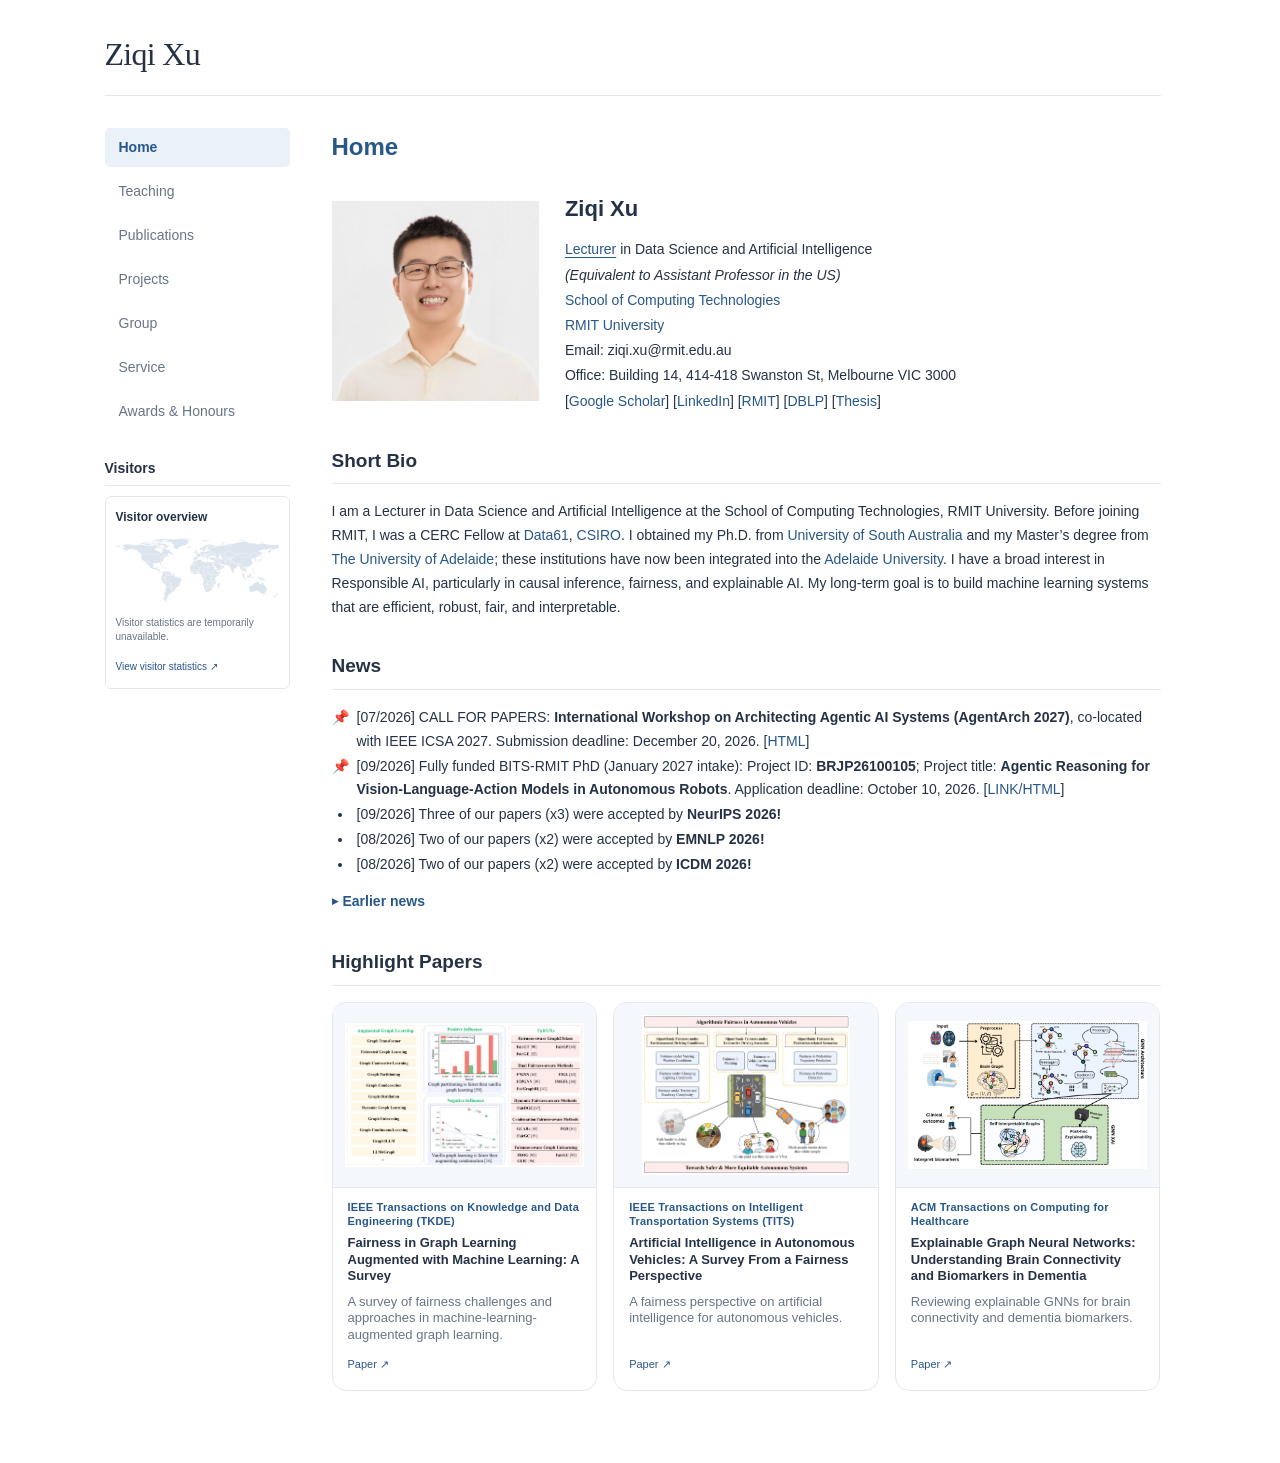
<file: index.html>
<!DOCTYPE html>
<html lang="en">
<head>
    <link rel="icon" type="image/png" href="icons/RMIT.png">
    <meta charset="utf-8">
    <meta name="viewport" content="width=device-width, initial-scale=1">
    <link rel="stylesheet" href="style.css?v=20261007-3">
    <link rel="stylesheet" href="home.css?v=20261008-1">
    <script src="js/news.js?v=20261007-2" defer></script>
    <script src="js/visitor-widget.js" defer></script>
    <title>Ziqi Xu — Home</title>
</head>
<body>
<header class="site-header"><h1>Ziqi Xu</h1><hr></header>
<div class="site-layout">
<nav id="layout-menu" aria-label="Main navigation">
    <div class="menu-item"><a href="index.html" class="current" aria-current="page">Home</a></div>
    <div class="menu-item"><a href="teaching.html">Teaching</a></div>
    <div class="menu-item"><a href="publications.html">Publications</a></div>
    <div class="menu-item"><a href="projects.html">Projects</a></div>
    <div class="menu-item"><a href="groups.html">Group</a></div>
    <div class="menu-item"><a href="service.html">Service</a></div>
    <div class="menu-item"><a href="award.html">Awards & Honours</a></div>
<section aria-labelledby="visitors-heading" class="visitor-section">
<h2 id="visitors-heading">Visitors</h2>
<div class="visitor-card visitor-live-card">
    <div class="visitor-card-header">Visitor overview</div>
    <div class="visitor-widget-host" id="visitor-widget-host">
        <div class="visitor-widget-fallback">
            <img src="icons/world-map.svg" alt="World map" width="720" height="310">
            <p id="visitor-widget-message">Loading visitor statistics…</p>
        </div>
    </div>
    <a class="visitor-stats-link" href="https://mapmyvisitors.com/web/1c8qi" target="_blank" rel="noopener noreferrer">View visitor statistics ↗</a>
</div>
</section>
</nav>
<main id="layout-content">
<h1>Home</h1>
<table class="imgtable" style="width: 100%;">
<tr valign="middle">
    <td>
        <img src="ZiqiXu.png" alt="Ziqi Xu" height="200">
    </td>

    <td>
        <p class="profile-name">Ziqi Xu</p>

        <p>
            <a href="https://en.wikipedia.org/wiki/Academic_ranks_(Australia_and_New_Zealand)#Teaching_and_research_positions" target="_blank" rel="noopener noreferrer" style="text-decoration: underline; text-underline-offset: 3px;">Lecturer</a> in Data Science and Artificial Intelligence <br>
            <em>(Equivalent to Assistant Professor in the US)</em> <br>
            <a href="https://www.rmit.edu.au/about/schools-colleges/computing-technologies">School of Computing Technologies</a> <br>
            <a href="https://www.rmit.edu.au/">RMIT University</a> <br>
            Email: ziqi.xu@rmit.edu.au <br>
            Office: Building 14, 414-418 Swanston St, Melbourne VIC 3000 <br>
            [<a href="https://scholar.google.com.au/citations?user=znODztEAAAAJ&hl=en">Google Scholar</a>] 
            [<a href="https://www.linkedin.com/in/ziqi-xu-846510113/">LinkedIn</a>]
            [<a href="https://www.rmit.edu.au/profiles/x/ziqi-xu">RMIT</a>]
            [<a href="https://dblp.org/pid/255/6518-1.html">DBLP</a>]
            [<a href="https://find.library.unisa.edu.au/discovery/delivery/61USOUTHAUS_INST:UNISA/12290010410001831">Thesis</a>]
        </p>
    </td>
</tr>
</table>

<h2 id="bio">Short Bio</h2>

<p>
I am a Lecturer in Data Science and Artificial Intelligence at the School of Computing Technologies, RMIT University. Before joining RMIT, I was a CERC Fellow at <a href="https://www.csiro.au/en/about/people/business-units/data61">Data61</a>, <a href="https://www.csiro.au/en/">CSIRO</a>. I obtained my Ph.D. from <a href="https://www.unisa.edu.au/">University of South Australia</a> and my Master’s degree from <a href="https://www.adelaide.edu.au/">The University of Adelaide</a>; these institutions have now been integrated into the <a href="https://adelaide.edu.au/"> Adelaide University</a>. I have a broad interest in Responsible AI, particularly in causal inference, fairness, and explainable AI. My long-term goal is to build machine learning systems that are efficient, robust, fair, and interpretable.
</p>

<section aria-labelledby="news-heading">
<h2 id="news-heading">News</h2>
<div class="news-panel" role="region" aria-labelledby="news-heading">
    <ul class="news-list" id="news-list">
        <li class="news-highlight">[07/2026] CALL FOR PAPERS: <strong>International Workshop on Architecting Agentic AI Systems (AgentArch 2027)</strong>, co-located with IEEE ICSA 2027. Submission deadline: December 20, 2026. [<a href="https://agentarch.org/">HTML</a>]</li>
        <li class="news-highlight">[09/2026] Fully funded BITS-RMIT PhD (January 2027 intake): Project ID: <strong>BRJP26100105</strong>; Project title: <strong>Agentic Reasoning for Vision-Language-Action Models in Autonomous Robots</strong>. Application deadline: October 10, 2026. [<a href="https://bitspilaniedu.com/rmit/bitsrmitphdwebsite/default.aspx">LINK/HTML</a>]</li>
        <li>[09/2026] Three of our papers (x3) were accepted by <strong>NeurIPS 2026!</strong></li>
        <li>[08/2026] Two of our papers (x2) were accepted by <strong>EMNLP 2026!</strong></li>
        <li>[08/2026] Two of our papers (x2) were accepted by <strong>ICDM 2026!</strong></li>
        <li>[08/2026] Three of our papers (x3) were accepted by <strong>CIKM 2026!</strong></li>
    </ul>
    <button class="news-toggle" type="button" aria-expanded="false" aria-controls="news-list" aria-label="Show more news" title="Show more news">
        <span class="news-toggle-arrow" aria-hidden="true">▸</span><span class="news-toggle-label">Earlier news</span>
    </button>
</div>
</section>



<section aria-labelledby="highlight-papers-heading" class="highlight-papers">
<h2 id="highlight-papers-heading">Highlight Papers</h2>
<div class="highlight-grid">
    <article class="highlight-card">
        <div class="highlight-image"><img src="icons/highlights/graph-survey.png" alt="Overview of fairness in augmented graph learning"></div>
        <div class="highlight-card-body">
            <div class="highlight-venue">IEEE Transactions on Knowledge and Data Engineering (TKDE)</div>
            <h3><a href="https://doi.org/10.1109/TKDE.2026.3719932">Fairness in Graph Learning Augmented with Machine Learning: A Survey</a></h3>
            <p>A survey of fairness challenges and approaches in machine-learning-augmented graph learning.</p>
            <a class="highlight-paper-link" href="https://doi.org/10.1109/TKDE.2026.3719932">Paper ↗</a>
        </div>
    </article>
    <article class="highlight-card">
        <div class="highlight-image"><img src="icons/highlights/av-survey.png" alt="Overview of algorithmic fairness in autonomous vehicles"></div>
        <div class="highlight-card-body">
            <div class="highlight-venue">IEEE Transactions on Intelligent Transportation Systems (TITS)</div>
            <h3><a href="https://doi.org/10.1109/TITS.2026.3724834">Artificial Intelligence in Autonomous Vehicles: A Survey From a Fairness Perspective</a></h3>
            <p>A fairness perspective on artificial intelligence for autonomous vehicles.</p>
            <a class="highlight-paper-link" href="https://doi.org/10.1109/TITS.2026.3724834">Paper ↗</a>
        </div>
    </article>
    <article class="highlight-card" hidden>
        <div class="highlight-image"><img src="icons/highlights/anomaly-survey.svg" alt="Concept illustration: Data, Foundation, Anomalies"></div>
        <div class="highlight-card-body">
            <div class="highlight-venue">AI Magazine · December 2025</div>
            <h3><a href="https://doi.org/10.1002/aaai.70045">Foundation Models for Anomaly Detection: Vision and Challenges</a></h3>
            <p>Exploring the potential and challenges of foundation models for anomaly detection.</p>
            <a class="highlight-paper-link" href="https://doi.org/10.1002/aaai.70045">Paper ↗</a>
        </div>
    </article>
    <article class="highlight-card">
        <div class="highlight-image"><img src="icons/highlights/dementia-xgnn.png" alt="Explainable graph neural network workflow for brain connectivity, clinical outcomes and dementia biomarkers"></div>
        <div class="highlight-card-body">
            <div class="highlight-venue"><a href="https://dl.acm.org/journal/health">ACM Transactions on Computing for Healthcare</a></div>
            <h3><a href="https://doi.org/10.1145/3859277">Explainable Graph Neural Networks: Understanding Brain Connectivity and Biomarkers in Dementia</a></h3>
            <p>Reviewing explainable GNNs for brain connectivity and dementia biomarkers.</p>
            <a class="highlight-paper-link" href="https://doi.org/10.1145/3859277">Paper ↗</a>
        </div>
    </article>
</div>
</section>

</main>
</div>
</body>
</html>
</file>
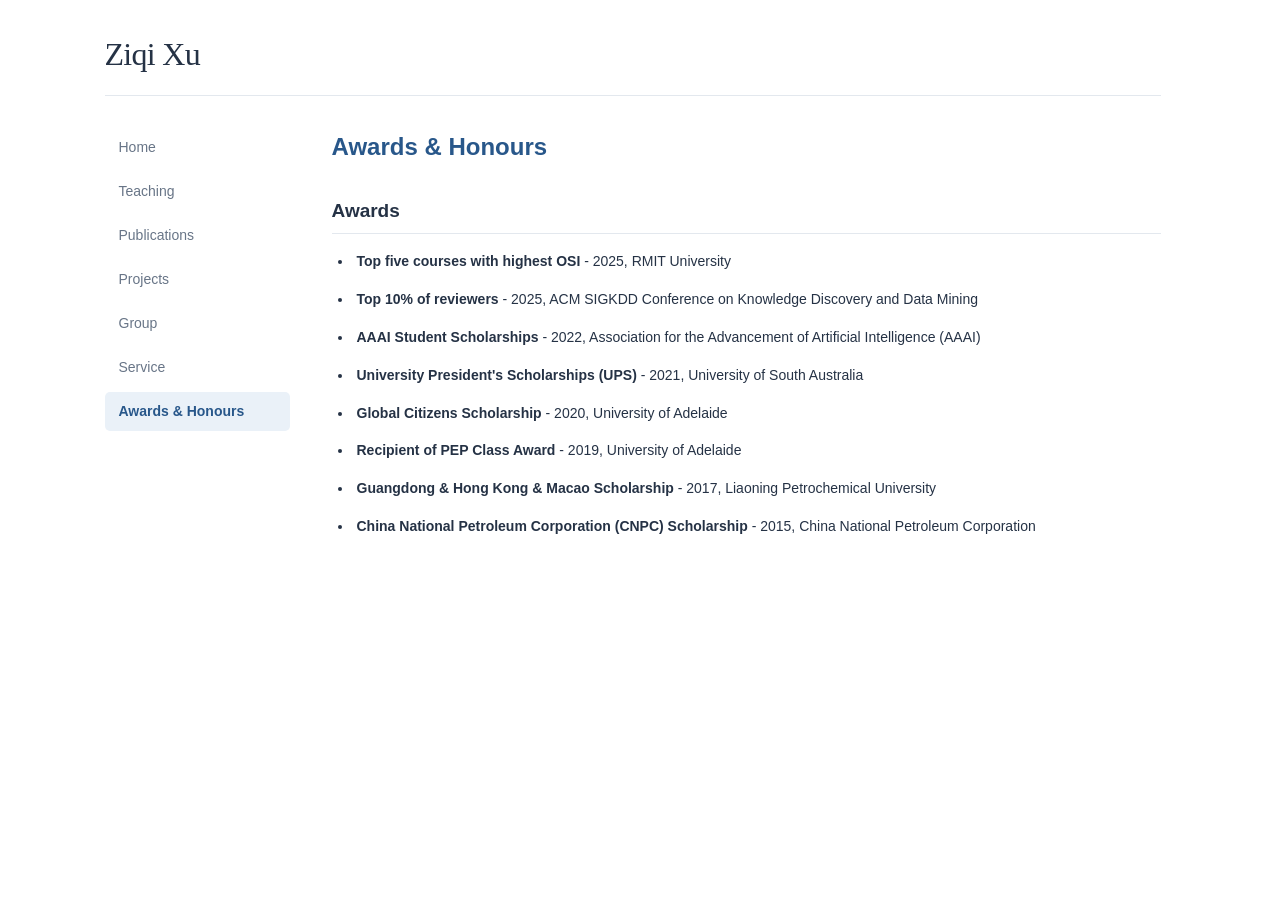
<file: award.html>
<!DOCTYPE html>
<html lang="en">
<head>
    <link rel="icon" type="image/png" href="icons/RMIT.png">
    <meta charset="utf-8">
    <meta name="viewport" content="width=device-width, initial-scale=1">
    <link rel="stylesheet" href="style.css?v=20261007-3">
    <title>Ziqi Xu — Awards & Honours</title>
</head>
<body>
<header class="site-header"><h1>Ziqi Xu</h1><hr></header>
<div class="site-layout">
<nav id="layout-menu" aria-label="Main navigation">
    <div class="menu-item"><a href="index.html">Home</a></div>
    <div class="menu-item"><a href="teaching.html">Teaching</a></div>
    <div class="menu-item"><a href="publications.html">Publications</a></div>
    <div class="menu-item"><a href="projects.html">Projects</a></div>
    <div class="menu-item"><a href="groups.html">Group</a></div>
    <div class="menu-item"><a href="service.html">Service</a></div>
    <div class="menu-item"><a href="award.html" class="current" aria-current="page">Awards & Honours</a></div>
</nav>
<main id="layout-content">
<h1>Awards & Honours</h1>
<section>
<h2>Awards</h2>
<ul>
<li><p><b>Top five courses with highest OSI</b> - 2025, RMIT University</p></li>
<li><p><b>Top 10% of reviewers</b> - 2025, ACM SIGKDD Conference on Knowledge Discovery and Data Mining</p></li>
<li><p><b>AAAI Student Scholarships</b> - 2022, Association for the Advancement of Artificial Intelligence (AAAI)</p></li>
<li><p><b>University President&#x27;s Scholarships (UPS)</b> - 2021, University of South Australia</p></li>
<li><p><b>Global Citizens Scholarship</b> - 2020, University of Adelaide</p></li>
<li><p><b>Recipient of PEP Class Award</b> - 2019, University of Adelaide</p></li>
<li><p><b>Guangdong &amp; Hong Kong &amp; Macao Scholarship</b> - 2017, Liaoning Petrochemical University</p></li>
<li><p><b>China National Petroleum Corporation (CNPC) Scholarship</b> - 2015, China National Petroleum Corporation</p></li>
</ul>
</section>
</main>
</div>
</body>
</html>
</file>
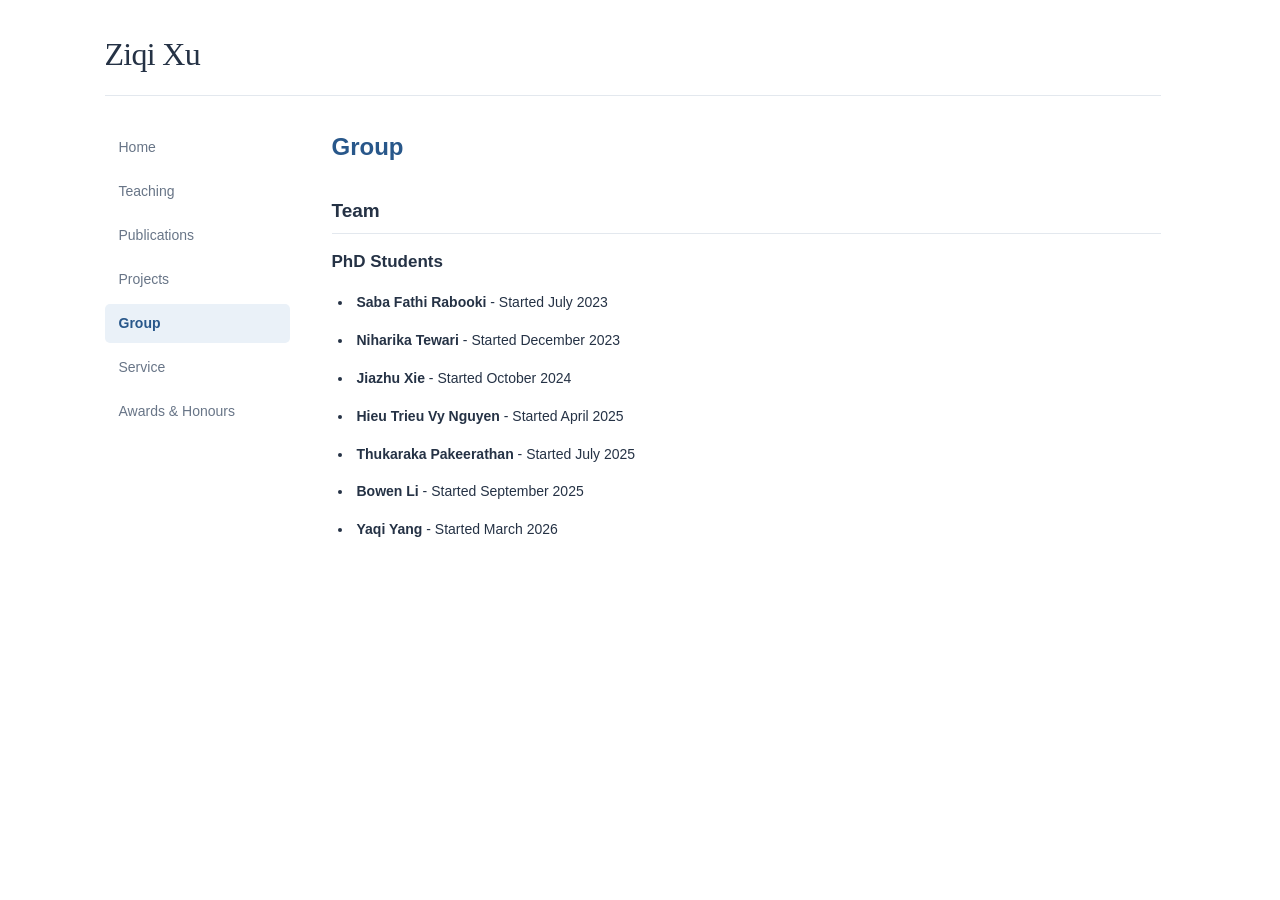
<file: groups.html>
<!DOCTYPE html>
<html lang="en">
<head>
    <link rel="icon" type="image/png" href="icons/RMIT.png">
    <meta charset="utf-8">
    <meta name="viewport" content="width=device-width, initial-scale=1">
    <link rel="stylesheet" href="style.css?v=20261007-3">
    <title>Ziqi Xu — Group</title>
</head>
<body>
<header class="site-header"><h1>Ziqi Xu</h1><hr></header>
<div class="site-layout">
<nav id="layout-menu" aria-label="Main navigation">
    <div class="menu-item"><a href="index.html">Home</a></div>
    <div class="menu-item"><a href="teaching.html">Teaching</a></div>
    <div class="menu-item"><a href="publications.html">Publications</a></div>
    <div class="menu-item"><a href="projects.html">Projects</a></div>
    <div class="menu-item"><a href="groups.html" class="current" aria-current="page">Group</a></div>
    <div class="menu-item"><a href="service.html">Service</a></div>
    <div class="menu-item"><a href="award.html">Awards & Honours</a></div>
</nav>
<main id="layout-content">
<h1>Group</h1>
<section>
<h2>Team</h2>
<h3>PhD Students</h3>
<ul>
<li><p><b>Saba Fathi Rabooki</b> - Started <time datetime="2023-07">July 2023</time></p></li>
<li><p><b>Niharika Tewari</b> - Started <time datetime="2023-12">December 2023</time></p></li>
<li><p><b>Jiazhu Xie</b> - Started <time datetime="2024-10">October 2024</time></p></li>
<li><p><b>Hieu Trieu Vy Nguyen</b> - Started <time datetime="2025-04">April 2025</time></p></li>
<li><p><b>Thukaraka Pakeerathan</b> - Started <time datetime="2025-07">July 2025</time></p></li>
<li><p><b>Bowen Li</b> - Started <time datetime="2025-09">September 2025</time></p></li>
<li><p><b>Yaqi Yang</b> - Started <time datetime="2026-03">March 2026</time></p></li>
</ul>
</section>
</main>
</div>
</body>
</html>
</file>
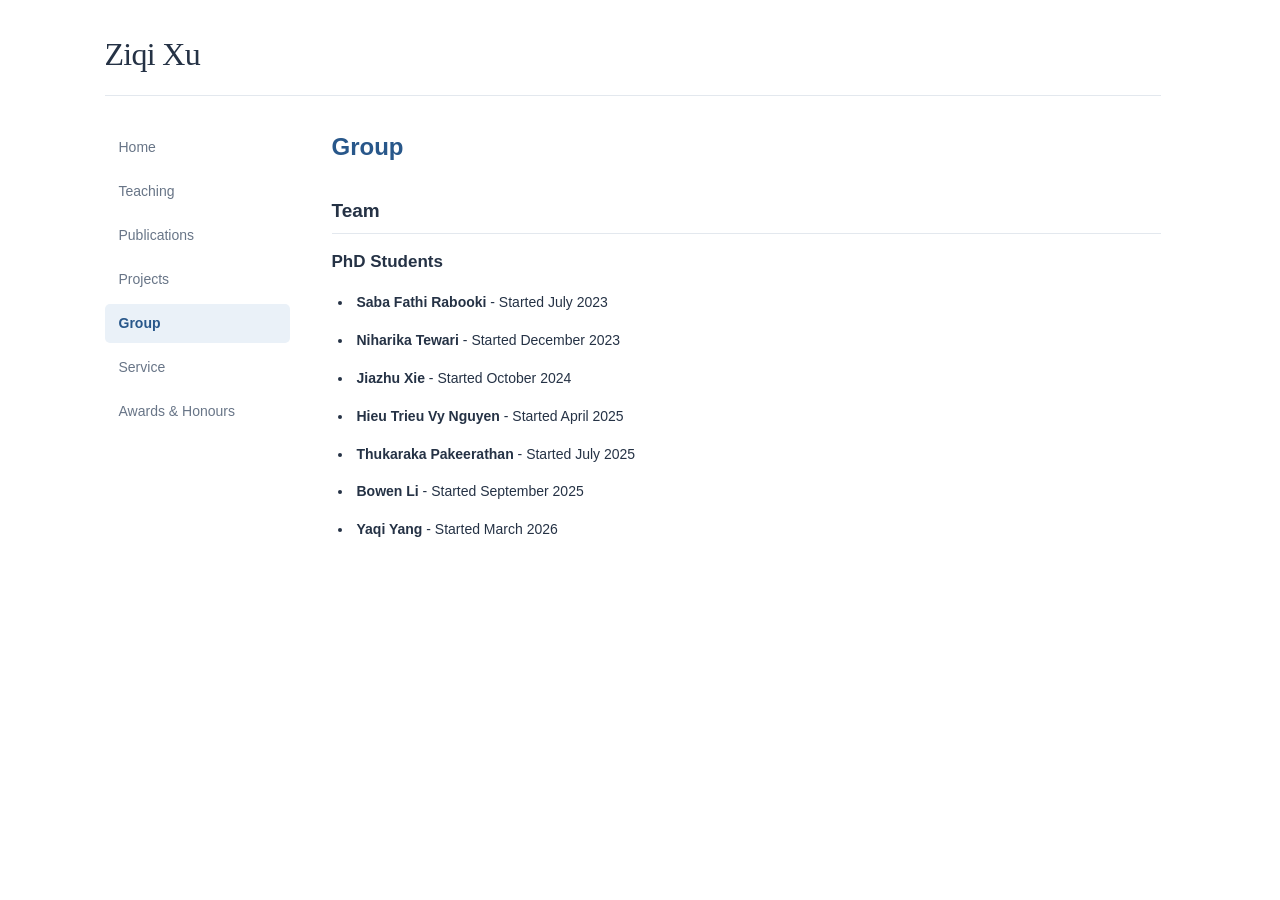
<file: groupsss.html>
<!DOCTYPE html>
<html lang="en">
<head>
    <link rel="icon" type="image/png" href="icons/RMIT.png">
<meta charset="utf-8">
<meta name="viewport" content="width=device-width, initial-scale=1">
<meta http-equiv="refresh" content="0; url=groups.html">
<title>Ziqi Xu</title>
</head>
<body><p><a href="groups.html">Continue to groups</a></p></body>
</html>
</file>
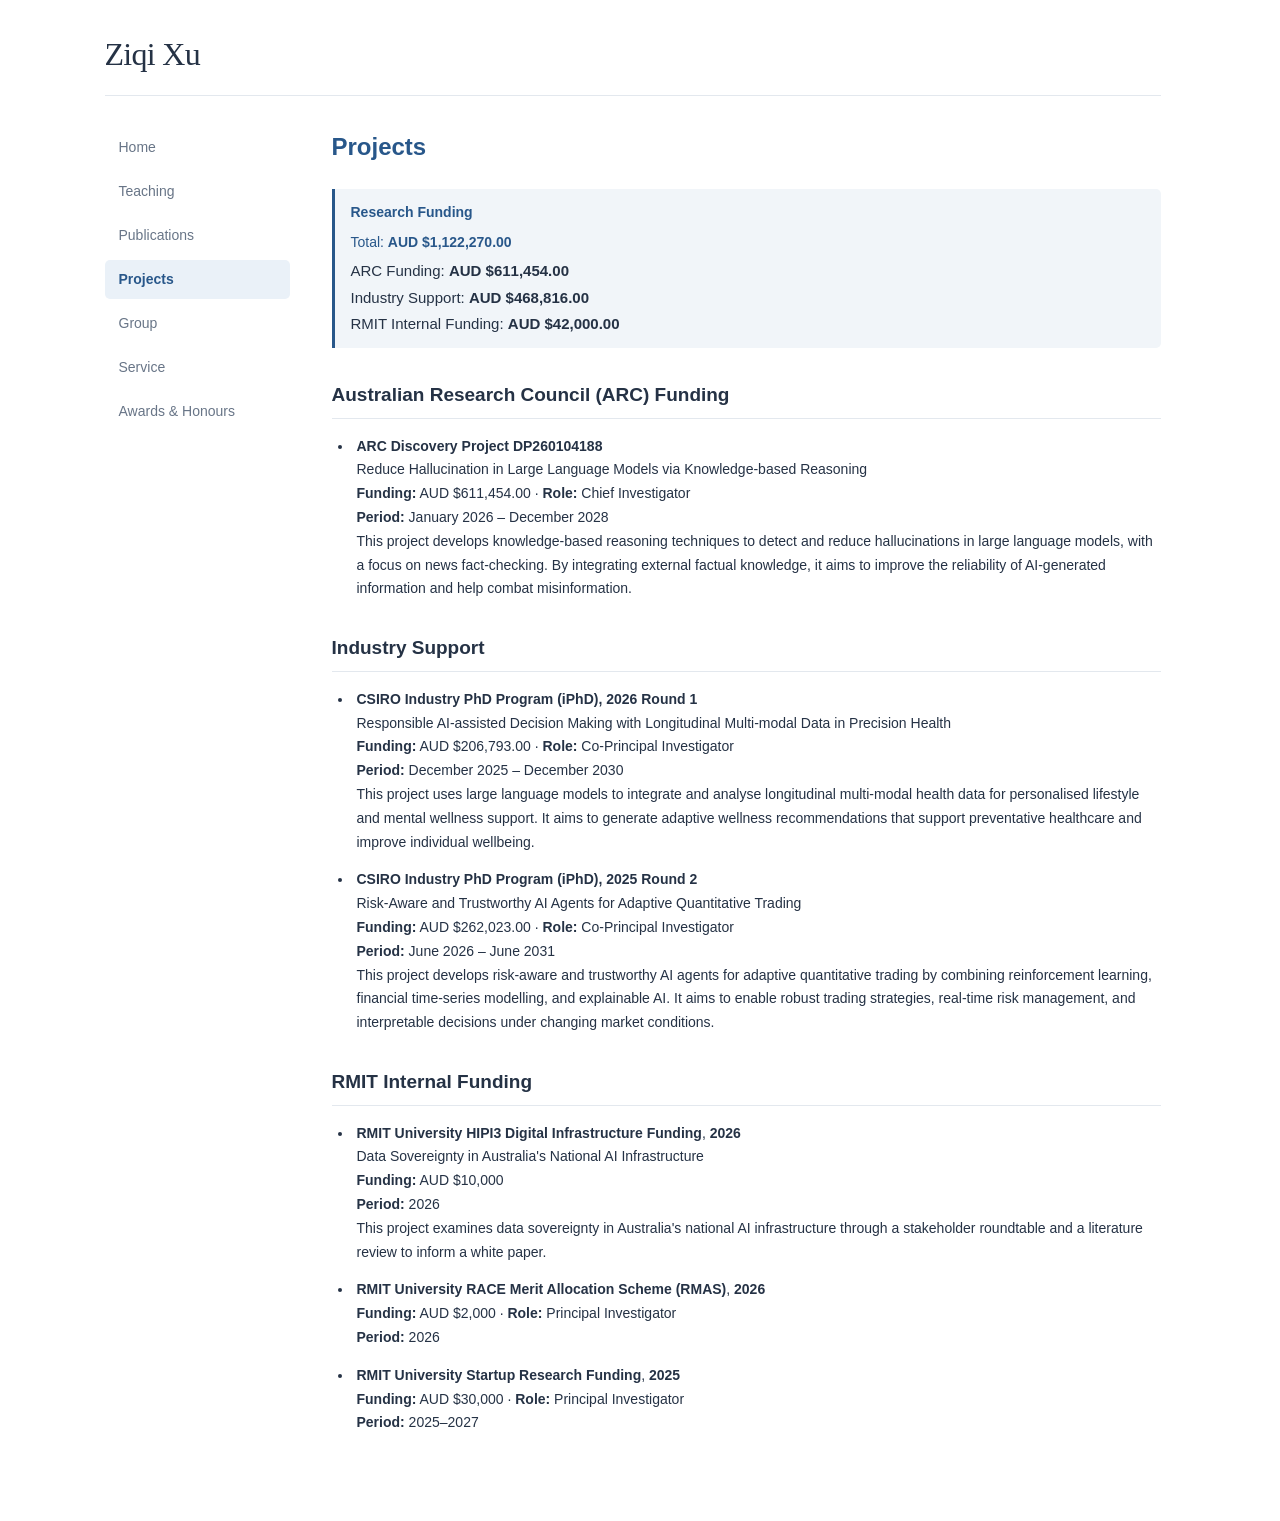
<file: projects.html>
<!DOCTYPE html>
<html lang="en">
<head>
    <link rel="icon" type="image/png" href="icons/RMIT.png">
    <meta charset="utf-8">
    <meta name="viewport" content="width=device-width, initial-scale=1">
    <link rel="stylesheet" href="style.css?v=20261007-3">
    <link rel="stylesheet" href="projects.css">
    <title>Ziqi Xu — Projects</title>
</head>
<body>
<header class="site-header"><h1>Ziqi Xu</h1><hr></header>
<div class="site-layout">
<nav id="layout-menu" aria-label="Main navigation">
    <div class="menu-item"><a href="index.html">Home</a></div>
    <div class="menu-item"><a href="teaching.html">Teaching</a></div>
    <div class="menu-item"><a href="publications.html">Publications</a></div>
    <div class="menu-item"><a href="projects.html" class="current" aria-current="page">Projects</a></div>
    <div class="menu-item"><a href="groups.html">Group</a></div>
    <div class="menu-item"><a href="service.html">Service</a></div>
    <div class="menu-item"><a href="award.html">Awards & Honours</a></div>
</nav>
<main id="layout-content">
<h1>Projects</h1>
<aside class="funding-summary" aria-label="Research funding summary">
<div class="funding-summary-label">Research Funding</div>
<div class="funding-summary-total">Total: <strong>AUD $1,122,270.00</strong></div>
<div class="funding-summary-category">ARC Funding: <strong>AUD $611,454.00</strong></div>
<div class="funding-summary-category">Industry Support: <strong>AUD $468,816.00</strong></div>
<div class="funding-summary-category">RMIT Internal Funding: <strong>AUD $42,000.00</strong></div>
</aside>
<section aria-labelledby="arc-funding">
<h2 id="arc-funding">Australian Research Council (ARC) Funding</h2>
<ul>
<li>
<p><b>ARC Discovery Project DP260104188</b><br>
Reduce Hallucination in Large Language Models via Knowledge-based Reasoning<br>
<b>Funding:</b> AUD $611,454.00 · <b>Role:</b> Chief Investigator<br>
<b>Period:</b> January 2026 – December 2028</p>
<p>This project develops knowledge-based reasoning techniques to detect and reduce hallucinations in large language models, with a focus on news fact-checking. By integrating external factual knowledge, it aims to improve the reliability of AI-generated information and help combat misinformation.</p>
</li>
</ul>
</section>
<section aria-labelledby="industry-support">
<h2 id="industry-support">Industry Support</h2>
<ul>
<li>
<p><b>CSIRO Industry PhD Program (iPhD), 2026 Round 1</b><br>
Responsible AI-assisted Decision Making with Longitudinal Multi-modal Data in Precision Health<br>
<b>Funding:</b> AUD $206,793.00 · <b>Role:</b> Co-Principal Investigator<br>
<b>Period:</b> December 2025 – December 2030</p>
<p>This project uses large language models to integrate and analyse longitudinal multi-modal health data for personalised lifestyle and mental wellness support. It aims to generate adaptive wellness recommendations that support preventative healthcare and improve individual wellbeing.</p>
</li>
<li>
<p><b>CSIRO Industry PhD Program (iPhD), 2025 Round 2</b><br>
Risk-Aware and Trustworthy AI Agents for Adaptive Quantitative Trading<br>
<b>Funding:</b> AUD $262,023.00 · <b>Role:</b> Co-Principal Investigator<br>
<b>Period:</b> June 2026 – June 2031</p>
<p>This project develops risk-aware and trustworthy AI agents for adaptive quantitative trading by combining reinforcement learning, financial time-series modelling, and explainable AI. It aims to enable robust trading strategies, real-time risk management, and interpretable decisions under changing market conditions.</p>
</li>
</ul>
</section>
<section aria-labelledby="rmit-funding">
<h2 id="rmit-funding">RMIT Internal Funding</h2>
<ul>
<li>
<p><b>RMIT University HIPI3 Digital Infrastructure Funding</b>, <b>2026</b><br>
Data Sovereignty in Australia's National AI Infrastructure<br>
<b>Funding:</b> AUD $10,000<br>
<b>Period:</b> 2026</p>
<p>This project examines data sovereignty in Australia's national AI infrastructure through a stakeholder roundtable and a literature review to inform a white paper.</p>
</li>
<li>
<p><b>RMIT University RACE Merit Allocation Scheme (RMAS)</b>, <b>2026</b><br>
<b>Funding:</b> AUD $2,000 · <b>Role:</b> Principal Investigator<br>
<b>Period:</b> 2026</p>
</li>
<li>
<p><b>RMIT University Startup Research Funding</b>, <b>2025</b><br>
<b>Funding:</b> AUD $30,000 · <b>Role:</b> Principal Investigator<br>
<b>Period:</b> 2025–2027</p>
</li>
</ul>
</section>
</main>
</div>
</body>
</html>
</file>
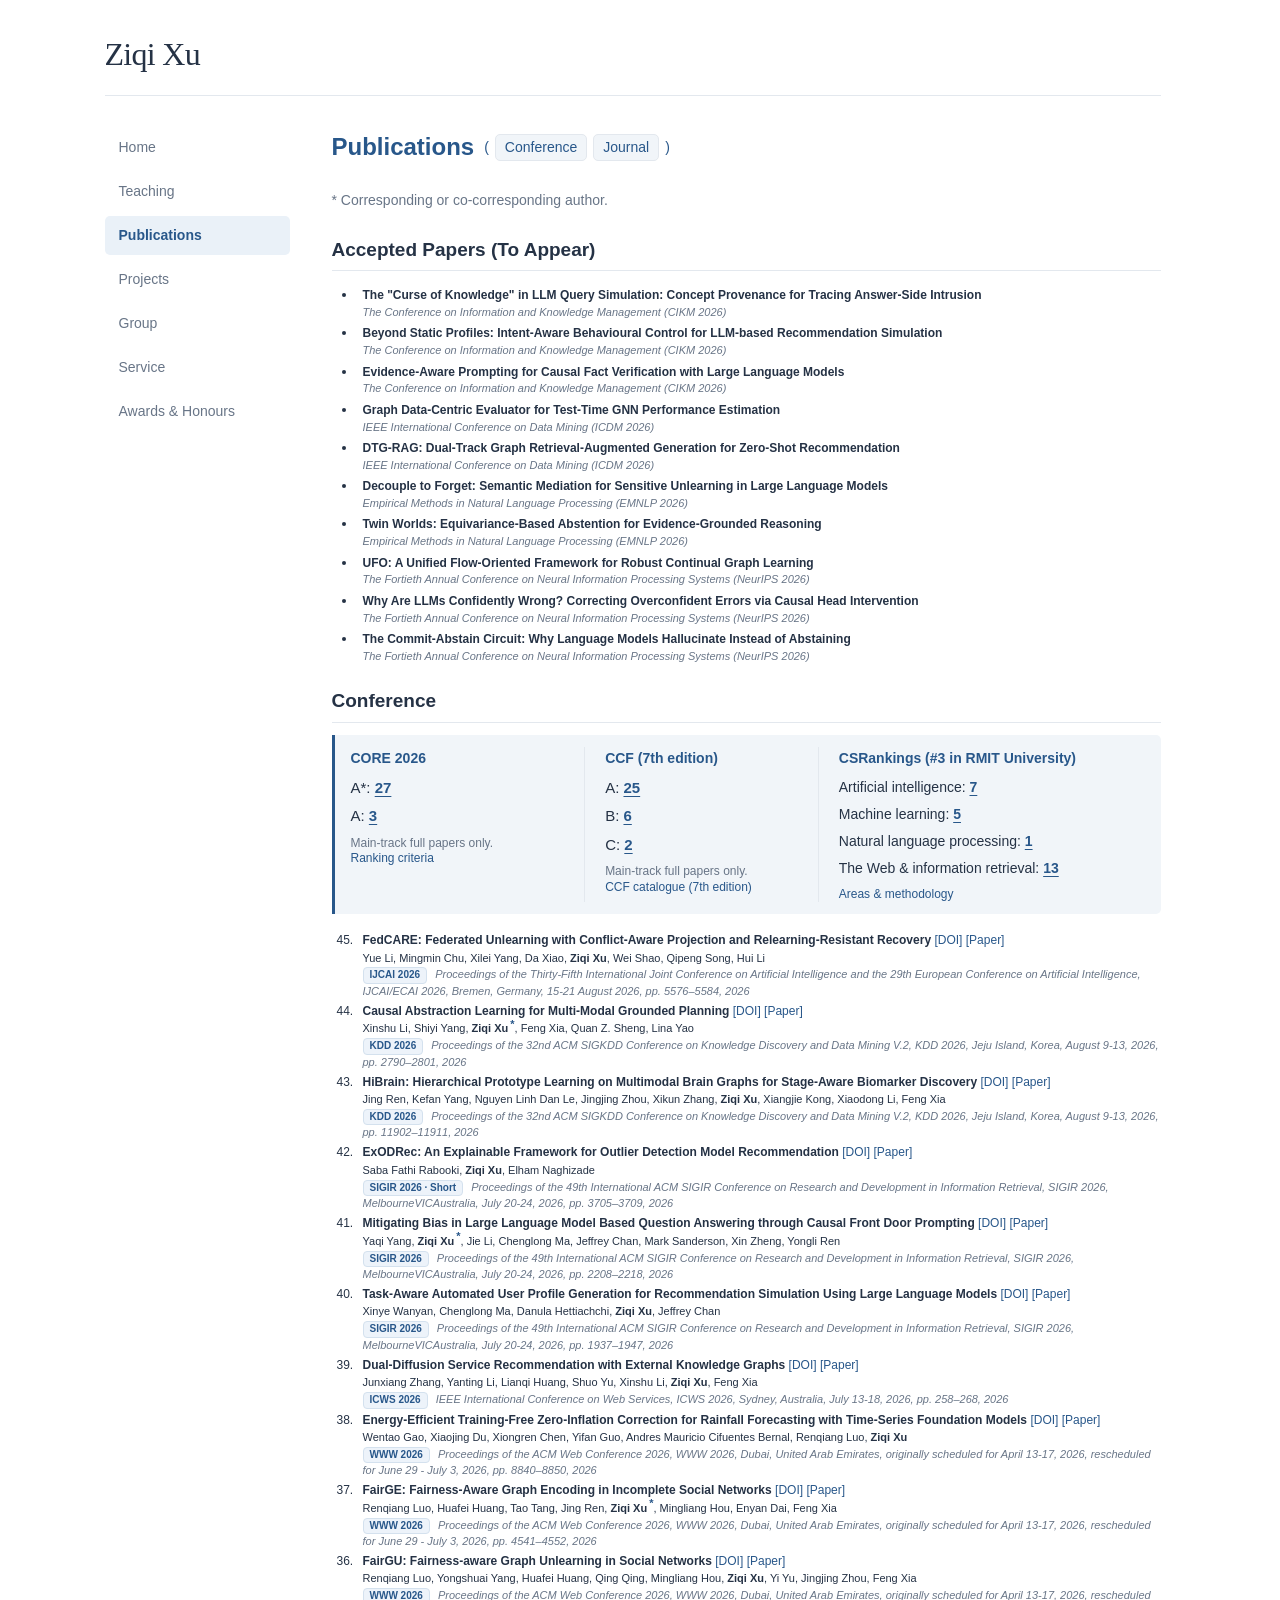
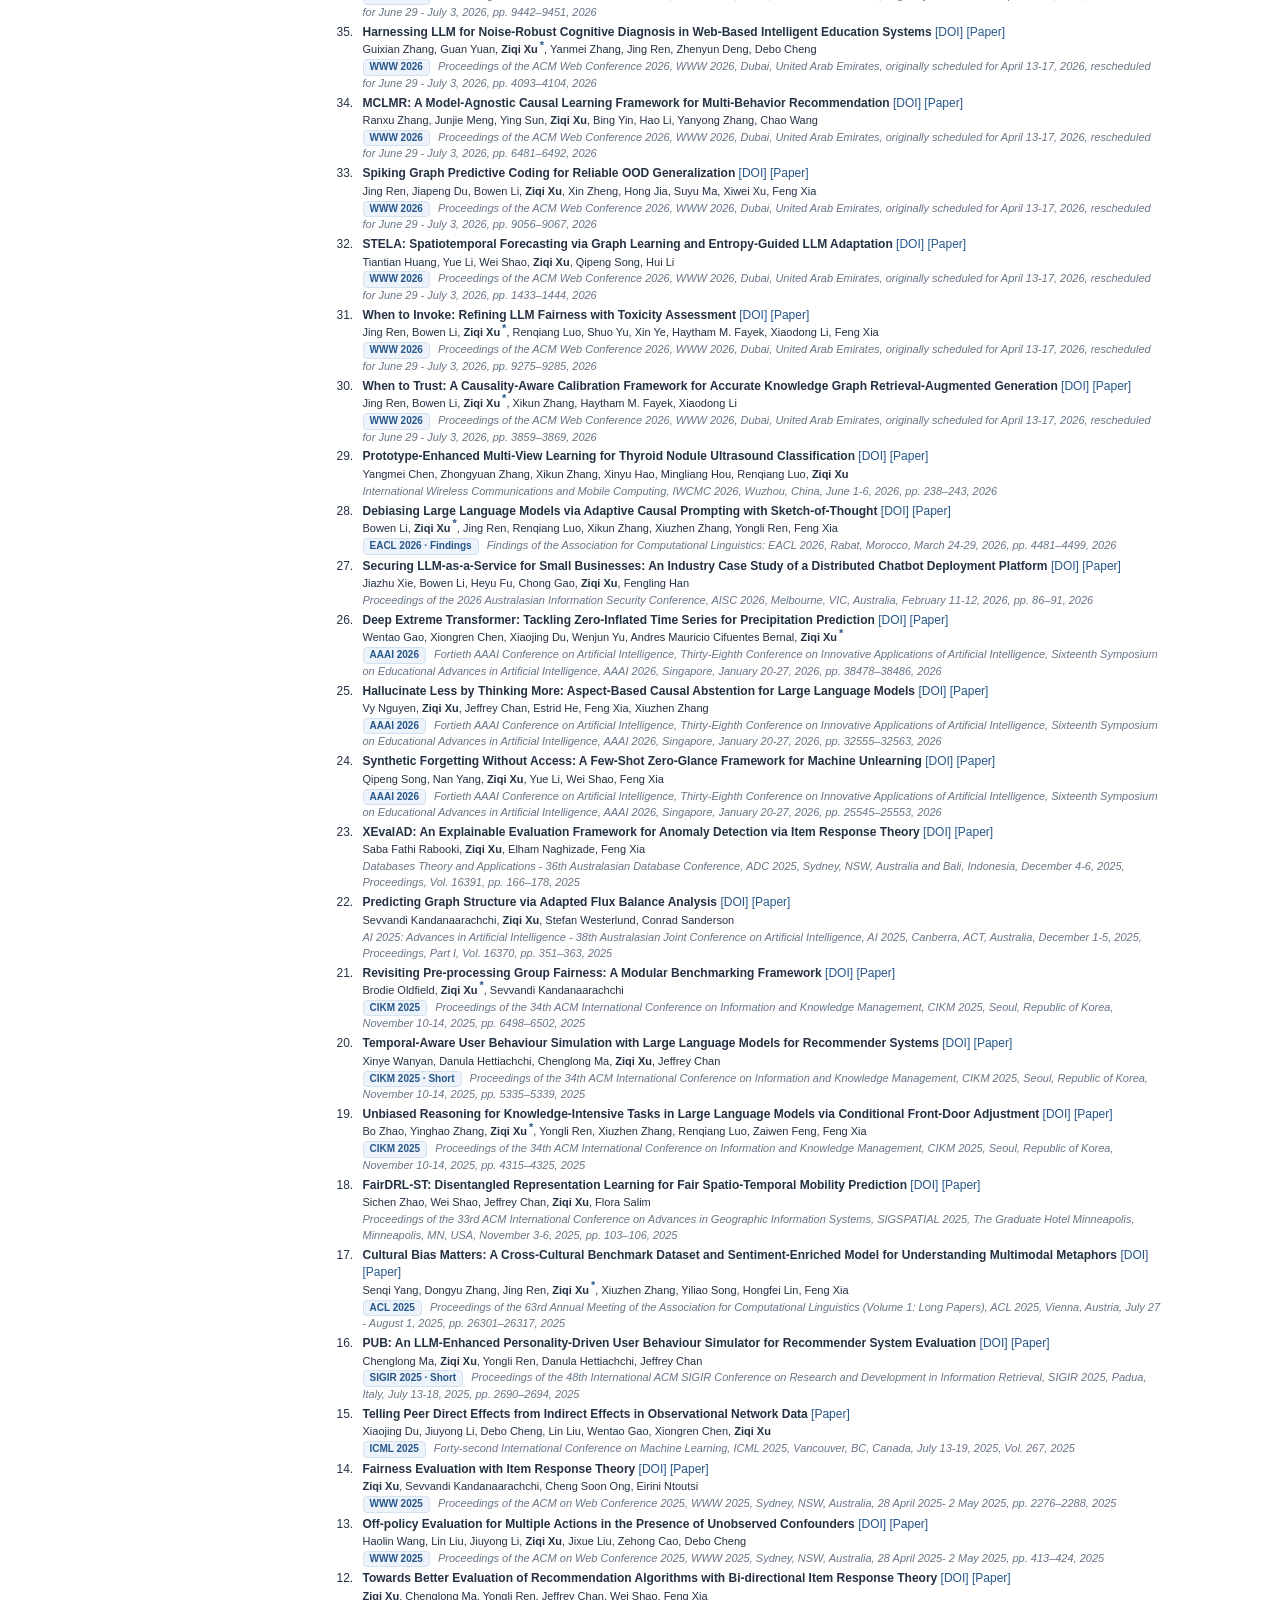
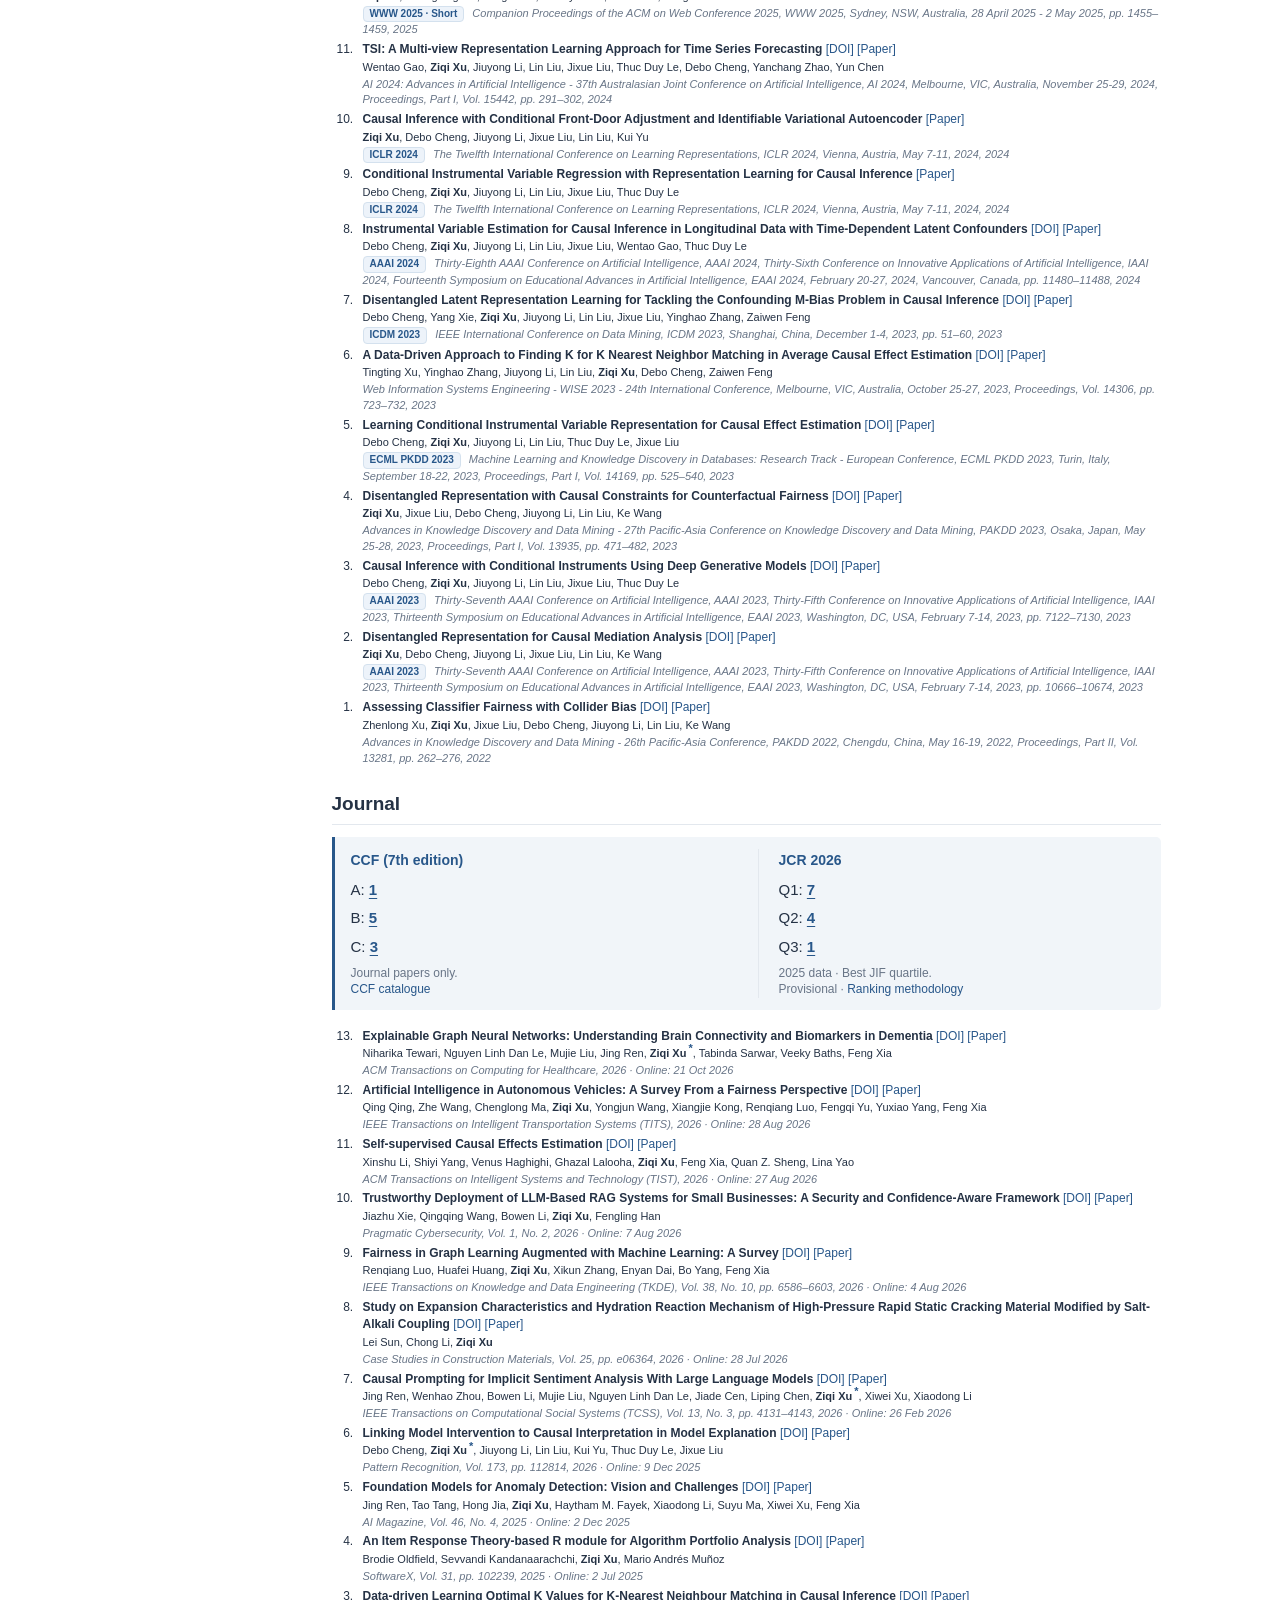
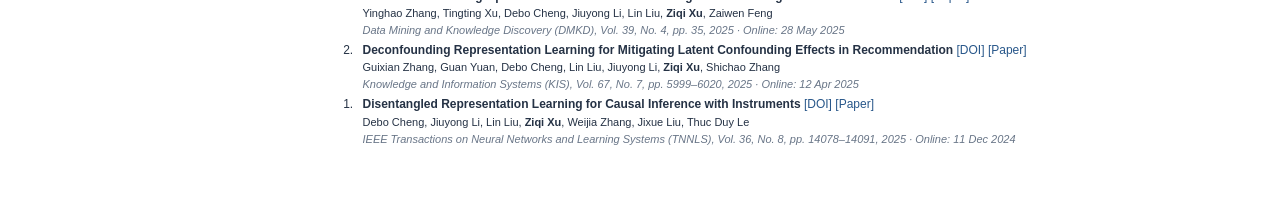
<file: publications.html>
<!DOCTYPE html>
<html lang="en">
<head>
    <link rel="icon" type="image/png" href="icons/RMIT.png">
    <meta charset="utf-8">
    <meta name="viewport" content="width=device-width, initial-scale=1">
    <link rel="stylesheet" href="style.css?v=20261007-3">
    <link rel="stylesheet" href="publications.css?v=20261023-1">
    <script defer src="js/core2026-data.js?v=20261015-1"></script>
    <script defer src="js/ccf2026-data.js"></script>
    <script defer src="js/csrankings-data.js"></script>
    <script defer src="js/journal-rankings-data.js?v=20261023-1"></script>
    <script defer src="js/publications.js?v=20261023-4"></script>
    <title>Ziqi Xu — Publications</title>
</head>
<body>
<header class="site-header"><h1>Ziqi Xu</h1><hr></header>
<div class="site-layout">
<nav id="layout-menu" aria-label="Main navigation">
    <div class="menu-item"><a href="index.html">Home</a></div>
    <div class="menu-item"><a href="teaching.html">Teaching</a></div>
    <div class="menu-item"><a href="publications.html" class="current" aria-current="page">Publications</a></div>
    <div class="menu-item"><a href="projects.html">Projects</a></div>
    <div class="menu-item"><a href="groups.html">Group</a></div>
    <div class="menu-item"><a href="service.html">Service</a></div>
    <div class="menu-item"><a href="award.html">Awards & Honours</a></div>
</nav>
<main id="layout-content">
<h1 class="publication-heading">Publications <span class="publication-tags" aria-label="Publication sections">(<a href="#conference-heading">Conference</a><a href="#journal-heading">Journal</a>)</span></h1>
<p class="publication-note">* Corresponding or co-corresponding author.</p>
<section aria-labelledby="accepted-heading">
<h2 id="accepted-heading">Accepted Papers (To Appear)</h2>
<ul class="publication-list accepted-publications">
<li><p class="publication-title">The &quot;Curse of Knowledge&quot; in LLM Query Simulation: Concept Provenance for Tracing Answer-Side Intrusion</p><p class="publication-venue">The Conference on Information and Knowledge Management (CIKM 2026)</p></li>
<li><p class="publication-title">Beyond Static Profiles: Intent-Aware Behavioural Control for LLM-based Recommendation Simulation</p><p class="publication-venue">The Conference on Information and Knowledge Management (CIKM 2026)</p></li>
<li><p class="publication-title">Evidence-Aware Prompting for Causal Fact Verification with Large Language Models</p><p class="publication-venue">The Conference on Information and Knowledge Management (CIKM 2026)</p></li>
<li><p class="publication-title">Graph Data-Centric Evaluator for Test-Time GNN Performance Estimation</p><p class="publication-venue">IEEE International Conference on Data Mining (ICDM 2026)</p></li>
<li><p class="publication-title">DTG-RAG: Dual-Track Graph Retrieval-Augmented Generation for Zero-Shot Recommendation</p><p class="publication-venue">IEEE International Conference on Data Mining (ICDM 2026)</p></li>
<li><p class="publication-title">Decouple to Forget: Semantic Mediation for Sensitive Unlearning in Large Language Models</p><p class="publication-venue">Empirical Methods in Natural Language Processing (EMNLP 2026)</p></li>
<li><p class="publication-title">Twin Worlds: Equivariance-Based Abstention for Evidence-Grounded Reasoning</p><p class="publication-venue">Empirical Methods in Natural Language Processing (EMNLP 2026)</p></li>
<li><p class="publication-title">UFO: A Unified Flow-Oriented Framework for Robust Continual Graph Learning</p><p class="publication-venue">The Fortieth Annual Conference on Neural Information Processing Systems (NeurIPS 2026)</p></li>
<li><p class="publication-title">Why Are LLMs Confidently Wrong? Correcting Overconfident Errors via Causal Head Intervention</p><p class="publication-venue">The Fortieth Annual Conference on Neural Information Processing Systems (NeurIPS 2026)</p></li>
<li><p class="publication-title">The Commit-Abstain Circuit: Why Language Models Hallucinate Instead of Abstaining</p><p class="publication-venue">The Fortieth Annual Conference on Neural Information Processing Systems (NeurIPS 2026)</p></li>
</ul>
</section>
<section aria-labelledby="conference-heading">
<h2 id="conference-heading">Conference</h2>
<div id="conference-metrics" aria-label="CORE 2026 publication statistics"><div class="conference-ranking-grid"><div><div class="conference-metrics-row"><a class="conference-metrics-label" href="https://portal.core.edu.au/conf-ranks/?source=ICORE2026">CORE 2026</a><span class="conference-metric">A*: <button type="button" aria-expanded="false" aria-controls="core-a-star-breakdown" aria-label="CORE 2026 A*: 27 papers, toggle conference breakdown" class="conference-metric-total conference-metric-toggle">27</button><span id="core-a-star-breakdown" hidden="" class="conference-metric-breakdown"> (WWW 11 · AAAI 6 · ICLR 2 · KDD 2 · SIGIR 2 · ACL 1 · ICDM 1 · ICML 1 · IJCAI 1)</span></span><span class="conference-metric">A: <button type="button" aria-expanded="false" aria-controls="core-a-breakdown" aria-label="CORE 2026 A: 3 papers, toggle conference breakdown" class="conference-metric-total conference-metric-toggle">3</button><span id="core-a-breakdown" hidden="" class="conference-metric-breakdown"> (CIKM 1 · ECML PKDD 1 · ICWS 1)</span></span></div><p class="conference-metrics-note">Main-track full papers only.<br><a href="https://portal.core.edu.au/conf-changes/serve_file/icore-addition.pdf/">Ranking criteria</a></p></div><div class="ccf-metrics"><div class="conference-metrics-row"><a class="conference-metrics-label" href="https://www.ccf.org.cn/Academic_Evaluation/By_category/">CCF (7th edition)</a><span class="conference-metric">A: <button type="button" aria-expanded="false" aria-controls="ccf-a-breakdown" aria-label="CCF 2026 A: 25 papers, toggle conference breakdown" class="conference-metric-total conference-metric-toggle">25</button><span id="ccf-a-breakdown" hidden="" class="conference-metric-breakdown"> (WWW 11 · AAAI 6 · ICLR 2 · KDD 2 · SIGIR 2 · ACL 1 · ICML 1)</span></span><span class="conference-metric">B: <button type="button" aria-expanded="false" aria-controls="ccf-b-breakdown" aria-label="CCF 2026 B: 6 papers, toggle conference breakdown" class="conference-metric-total conference-metric-toggle">6</button><span id="ccf-b-breakdown" hidden="" class="conference-metric-breakdown"> (CIKM 1 · ECML PKDD 1 · ICDM 1 · ICWS 1 · IJCAI 1 · WISE 1)</span></span><span class="conference-metric">C: <button type="button" aria-expanded="false" aria-controls="ccf-c-breakdown" aria-label="CCF 2026 C: 2 papers, toggle conference breakdown" class="conference-metric-total conference-metric-toggle">2</button><span id="ccf-c-breakdown" hidden="" class="conference-metric-breakdown"> (PAKDD 2)</span></span></div><p class="conference-metrics-note">Main-track full papers only.<br><a href="https://www.ccf.org.cn/ccf/contentcore/resource/download?ID=112CF3BF7E1140ACEB271ADAED12A67ADFABB8FF099E40C2759502A85C8A281F">CCF catalogue (7th edition)</a></p></div><div class="csrankings-metrics"><div class="conference-metrics-row"><a title="2016–2026, all areas; 23 papers; sorted by publication count. Checked 2026-10-05." class="conference-metrics-label" href="https://csrankings.org/#/index?all&amp;au">CSRankings (#3 in RMIT University)</a><div class="csrankings-area"><span class="conference-metric">Artificial intelligence: <button type="button" aria-expanded="false" aria-controls="csrankings-ai-breakdown" aria-label="CSRankings 2026 ai: 7 papers, toggle conference breakdown" class="conference-metric-total conference-metric-toggle">7</button><span id="csrankings-ai-breakdown" hidden="" class="conference-metric-breakdown"> (AAAI 6 · IJCAI 1)</span></span></div><div class="csrankings-area"><span class="conference-metric">Machine learning: <button type="button" aria-expanded="false" aria-controls="csrankings-ml-breakdown" aria-label="CSRankings 2026 ml: 5 papers, toggle conference breakdown" class="conference-metric-total conference-metric-toggle">5</button><span id="csrankings-ml-breakdown" hidden="" class="conference-metric-breakdown"> (ICLR 2 · KDD 2 · ICML 1)</span></span></div><div class="csrankings-area"><span class="conference-metric">Natural language processing: <button type="button" aria-expanded="false" aria-controls="csrankings-nlp-breakdown" aria-label="CSRankings 2026 nlp: 1 papers, toggle conference breakdown" class="conference-metric-total conference-metric-toggle">1</button><span id="csrankings-nlp-breakdown" hidden="" class="conference-metric-breakdown"> (ACL 1)</span></span></div><div class="csrankings-area"><span class="conference-metric">The Web &amp; information retrieval: <button type="button" aria-expanded="false" aria-controls="csrankings-ir-breakdown" aria-label="CSRankings 2026 ir: 13 papers, toggle conference breakdown" class="conference-metric-total conference-metric-toggle">13</button><span id="csrankings-ir-breakdown" hidden="" class="conference-metric-breakdown"> (WWW 11 · SIGIR 2)</span></span></div></div><p class="conference-metrics-note"><a href="https://csrankings.org/faq">Areas &amp; methodology</a></p></div></div></div>

<p id="conference-publications-status" class="placeholder" role="status" hidden></p>
<ol id="conference-publications" class="publication-list" reversed start="45">
<li><p class="publication-title">FedCARE: Federated Unlearning with Conflict-Aware Projection and Relearning-Resistant Recovery <a class="publication-link" href="https://doi.org/10.24963/IJCAI.2026/621">[DOI]</a> <a class="publication-link" href="https://doi.org/10.24963/ijcai.2026/621">[Paper]</a></p><p class="publication-authors"><span>Yue Li</span>, <span>Mingmin Chu</span>, <span>Xilei Yang</span>, <span>Da Xiao</span>, <strong>Ziqi Xu</strong>, <span>Wei Shao</span>, <span>Qipeng Song</span>, <span>Hui Li</span></p><p class="publication-venue"><span class="publication-venue-tag">IJCAI 2026</span> Proceedings of the Thirty-Fifth International Joint Conference on Artificial Intelligence and the 29th European Conference on Artificial Intelligence, IJCAI/ECAI 2026, Bremen, Germany, 15-21 August 2026, pp. 5576–5584, 2026</p></li>
<li><p class="publication-title">Causal Abstraction Learning for Multi-Modal Grounded Planning <a class="publication-link" href="https://doi.org/10.1145/3770855.3817995">[DOI]</a> <a class="publication-link" href="https://doi.org/10.1145/3770855.3817995">[Paper]</a></p><p class="publication-authors"><span>Xinshu Li</span>, <span>Shiyi Yang</span>, <strong>Ziqi Xu<sup aria-label="corresponding or co-corresponding author">*</sup></strong>, <span>Feng Xia</span>, <span>Quan Z. Sheng</span>, <span>Lina Yao</span></p><p class="publication-venue"><span class="publication-venue-tag">KDD 2026</span> Proceedings of the 32nd ACM SIGKDD Conference on Knowledge Discovery and Data Mining V.2, KDD 2026, Jeju Island, Korea, August 9-13, 2026, pp. 2790–2801, 2026</p></li>
<li><p class="publication-title">HiBrain: Hierarchical Prototype Learning on Multimodal Brain Graphs for Stage-Aware Biomarker Discovery <a class="publication-link" href="https://doi.org/10.1145/3770855.3818900">[DOI]</a> <a class="publication-link" href="https://doi.org/10.1145/3770855.3818900">[Paper]</a></p><p class="publication-authors"><span>Jing Ren</span>, <span>Kefan Yang</span>, <span>Nguyen Linh Dan Le</span>, <span>Jingjing Zhou</span>, <span>Xikun Zhang</span>, <strong>Ziqi Xu</strong>, <span>Xiangjie Kong</span>, <span>Xiaodong Li</span>, <span>Feng Xia</span></p><p class="publication-venue"><span class="publication-venue-tag">KDD 2026</span> Proceedings of the 32nd ACM SIGKDD Conference on Knowledge Discovery and Data Mining V.2, KDD 2026, Jeju Island, Korea, August 9-13, 2026, pp. 11902–11911, 2026</p></li>
<li><p class="publication-title">ExODRec: An Explainable Framework for Outlier Detection Model Recommendation <a class="publication-link" href="https://doi.org/10.1145/3805712.3809858">[DOI]</a> <a class="publication-link" href="https://doi.org/10.1145/3805712.3809858">[Paper]</a></p><p class="publication-authors"><span>Saba Fathi Rabooki</span>, <strong>Ziqi Xu</strong>, <span>Elham Naghizade</span></p><p class="publication-venue"><span class="publication-venue-tag">SIGIR 2026 · Short</span> Proceedings of the 49th International ACM SIGIR Conference on Research and Development in Information Retrieval, SIGIR 2026, MelbourneVICAustralia, July 20-24, 2026, pp. 3705–3709, 2026</p></li>
<li><p class="publication-title">Mitigating Bias in Large Language Model Based Question Answering through Causal Front Door Prompting <a class="publication-link" href="https://doi.org/10.1145/3805712.3809679">[DOI]</a> <a class="publication-link" href="https://doi.org/10.1145/3805712.3809679">[Paper]</a></p><p class="publication-authors"><span>Yaqi Yang</span>, <strong>Ziqi Xu<sup aria-label="corresponding or co-corresponding author">*</sup></strong>, <span>Jie Li</span>, <span>Chenglong Ma</span>, <span>Jeffrey Chan</span>, <span>Mark Sanderson</span>, <span>Xin Zheng</span>, <span>Yongli Ren</span></p><p class="publication-venue"><span class="publication-venue-tag">SIGIR 2026</span> Proceedings of the 49th International ACM SIGIR Conference on Research and Development in Information Retrieval, SIGIR 2026, MelbourneVICAustralia, July 20-24, 2026, pp. 2208–2218, 2026</p></li>
<li><p class="publication-title">Task-Aware Automated User Profile Generation for Recommendation Simulation Using Large Language Models <a class="publication-link" href="https://doi.org/10.1145/3805712.3809707">[DOI]</a> <a class="publication-link" href="https://doi.org/10.1145/3805712.3809707">[Paper]</a></p><p class="publication-authors"><span>Xinye Wanyan</span>, <span>Chenglong Ma</span>, <span>Danula Hettiachchi</span>, <strong>Ziqi Xu</strong>, <span>Jeffrey Chan</span></p><p class="publication-venue"><span class="publication-venue-tag">SIGIR 2026</span> Proceedings of the 49th International ACM SIGIR Conference on Research and Development in Information Retrieval, SIGIR 2026, MelbourneVICAustralia, July 20-24, 2026, pp. 1937–1947, 2026</p></li>
<li><p class="publication-title">Dual-Diffusion Service Recommendation with External Knowledge Graphs <a class="publication-link" href="https://doi.org/10.1109/ICWS72778.2026.00043">[DOI]</a> <a class="publication-link" href="https://doi.org/10.1109/ICWS72778.2026.00043">[Paper]</a></p><p class="publication-authors"><span>Junxiang Zhang</span>, <span>Yanting Li</span>, <span>Lianqi Huang</span>, <span>Shuo Yu</span>, <span>Xinshu Li</span>, <strong>Ziqi Xu</strong>, <span>Feng Xia</span></p><p class="publication-venue"><span class="publication-venue-tag">ICWS 2026</span> IEEE International Conference on Web Services, ICWS 2026, Sydney, Australia, July 13-18, 2026, pp. 258–268, 2026</p></li>
<li><p class="publication-title">Energy-Efficient Training-Free Zero-Inflation Correction for Rainfall Forecasting with Time-Series Foundation Models <a class="publication-link" href="https://doi.org/10.1145/3774904.3792998">[DOI]</a> <a class="publication-link" href="https://doi.org/10.1145/3774904.3792998">[Paper]</a></p><p class="publication-authors"><span>Wentao Gao</span>, <span>Xiaojing Du</span>, <span>Xiongren Chen</span>, <span>Yifan Guo</span>, <span>Andres Mauricio Cifuentes Bernal</span>, <span>Renqiang Luo</span>, <strong>Ziqi Xu</strong></p><p class="publication-venue"><span class="publication-venue-tag">WWW 2026</span> Proceedings of the ACM Web Conference 2026, WWW 2026, Dubai, United Arab Emirates, originally scheduled for April 13-17, 2026, rescheduled for June 29 - July 3, 2026, pp. 8840–8850, 2026</p></li>
<li><p class="publication-title">FairGE: Fairness-Aware Graph Encoding in Incomplete Social Networks <a class="publication-link" href="https://doi.org/10.1145/3774904.3792169">[DOI]</a> <a class="publication-link" href="https://doi.org/10.1145/3774904.3792169">[Paper]</a></p><p class="publication-authors"><span>Renqiang Luo</span>, <span>Huafei Huang</span>, <span>Tao Tang</span>, <span>Jing Ren</span>, <strong>Ziqi Xu<sup aria-label="corresponding or co-corresponding author">*</sup></strong>, <span>Mingliang Hou</span>, <span>Enyan Dai</span>, <span>Feng Xia</span></p><p class="publication-venue"><span class="publication-venue-tag">WWW 2026</span> Proceedings of the ACM Web Conference 2026, WWW 2026, Dubai, United Arab Emirates, originally scheduled for April 13-17, 2026, rescheduled for June 29 - July 3, 2026, pp. 4541–4552, 2026</p></li>
<li><p class="publication-title">FairGU: Fairness-aware Graph Unlearning in Social Networks <a class="publication-link" href="https://doi.org/10.1145/3774904.3793004">[DOI]</a> <a class="publication-link" href="https://doi.org/10.1145/3774904.3793004">[Paper]</a></p><p class="publication-authors"><span>Renqiang Luo</span>, <span>Yongshuai Yang</span>, <span>Huafei Huang</span>, <span>Qing Qing</span>, <span>Mingliang Hou</span>, <strong>Ziqi Xu</strong>, <span>Yi Yu</span>, <span>Jingjing Zhou</span>, <span>Feng Xia</span></p><p class="publication-venue"><span class="publication-venue-tag">WWW 2026</span> Proceedings of the ACM Web Conference 2026, WWW 2026, Dubai, United Arab Emirates, originally scheduled for April 13-17, 2026, rescheduled for June 29 - July 3, 2026, pp. 9442–9451, 2026</p></li>
<li><p class="publication-title">Harnessing LLM for Noise-Robust Cognitive Diagnosis in Web-Based Intelligent Education Systems <a class="publication-link" href="https://doi.org/10.1145/3774904.3792493">[DOI]</a> <a class="publication-link" href="https://doi.org/10.1145/3774904.3792493">[Paper]</a></p><p class="publication-authors"><span>Guixian Zhang</span>, <span>Guan Yuan</span>, <strong>Ziqi Xu<sup aria-label="corresponding or co-corresponding author">*</sup></strong>, <span>Yanmei Zhang</span>, <span>Jing Ren</span>, <span>Zhenyun Deng</span>, <span>Debo Cheng</span></p><p class="publication-venue"><span class="publication-venue-tag">WWW 2026</span> Proceedings of the ACM Web Conference 2026, WWW 2026, Dubai, United Arab Emirates, originally scheduled for April 13-17, 2026, rescheduled for June 29 - July 3, 2026, pp. 4093–4104, 2026</p></li>
<li><p class="publication-title">MCLMR: A Model-Agnostic Causal Learning Framework for Multi-Behavior Recommendation <a class="publication-link" href="https://doi.org/10.1145/3774904.3792495">[DOI]</a> <a class="publication-link" href="https://doi.org/10.1145/3774904.3792495">[Paper]</a></p><p class="publication-authors"><span>Ranxu Zhang</span>, <span>Junjie Meng</span>, <span>Ying Sun</span>, <strong>Ziqi Xu</strong>, <span>Bing Yin</span>, <span>Hao Li</span>, <span>Yanyong Zhang</span>, <span>Chao Wang</span></p><p class="publication-venue"><span class="publication-venue-tag">WWW 2026</span> Proceedings of the ACM Web Conference 2026, WWW 2026, Dubai, United Arab Emirates, originally scheduled for April 13-17, 2026, rescheduled for June 29 - July 3, 2026, pp. 6481–6492, 2026</p></li>
<li><p class="publication-title">Spiking Graph Predictive Coding for Reliable OOD Generalization <a class="publication-link" href="https://doi.org/10.1145/3774904.3793044">[DOI]</a> <a class="publication-link" href="https://doi.org/10.1145/3774904.3793044">[Paper]</a></p><p class="publication-authors"><span>Jing Ren</span>, <span>Jiapeng Du</span>, <span>Bowen Li</span>, <strong>Ziqi Xu</strong>, <span>Xin Zheng</span>, <span>Hong Jia</span>, <span>Suyu Ma</span>, <span>Xiwei Xu</span>, <span>Feng Xia</span></p><p class="publication-venue"><span class="publication-venue-tag">WWW 2026</span> Proceedings of the ACM Web Conference 2026, WWW 2026, Dubai, United Arab Emirates, originally scheduled for April 13-17, 2026, rescheduled for June 29 - July 3, 2026, pp. 9056–9067, 2026</p></li>
<li><p class="publication-title">STELA: Spatiotemporal Forecasting via Graph Learning and Entropy-Guided LLM Adaptation <a class="publication-link" href="https://doi.org/10.1145/3774904.3792634">[DOI]</a> <a class="publication-link" href="https://doi.org/10.1145/3774904.3792634">[Paper]</a></p><p class="publication-authors"><span>Tiantian Huang</span>, <span>Yue Li</span>, <span>Wei Shao</span>, <strong>Ziqi Xu</strong>, <span>Qipeng Song</span>, <span>Hui Li</span></p><p class="publication-venue"><span class="publication-venue-tag">WWW 2026</span> Proceedings of the ACM Web Conference 2026, WWW 2026, Dubai, United Arab Emirates, originally scheduled for April 13-17, 2026, rescheduled for June 29 - July 3, 2026, pp. 1433–1444, 2026</p></li>
<li><p class="publication-title">When to Invoke: Refining LLM Fairness with Toxicity Assessment <a class="publication-link" href="https://doi.org/10.1145/3774904.3793061">[DOI]</a> <a class="publication-link" href="https://doi.org/10.1145/3774904.3793061">[Paper]</a></p><p class="publication-authors"><span>Jing Ren</span>, <span>Bowen Li</span>, <strong>Ziqi Xu<sup aria-label="corresponding or co-corresponding author">*</sup></strong>, <span>Renqiang Luo</span>, <span>Shuo Yu</span>, <span>Xin Ye</span>, <span>Haytham M. Fayek</span>, <span>Xiaodong Li</span>, <span>Feng Xia</span></p><p class="publication-venue"><span class="publication-venue-tag">WWW 2026</span> Proceedings of the ACM Web Conference 2026, WWW 2026, Dubai, United Arab Emirates, originally scheduled for April 13-17, 2026, rescheduled for June 29 - July 3, 2026, pp. 9275–9285, 2026</p></li>
<li><p class="publication-title">When to Trust: A Causality-Aware Calibration Framework for Accurate Knowledge Graph Retrieval-Augmented Generation <a class="publication-link" href="https://doi.org/10.1145/3774904.3792358">[DOI]</a> <a class="publication-link" href="https://doi.org/10.1145/3774904.3792358">[Paper]</a></p><p class="publication-authors"><span>Jing Ren</span>, <span>Bowen Li</span>, <strong>Ziqi Xu<sup aria-label="corresponding or co-corresponding author">*</sup></strong>, <span>Xikun Zhang</span>, <span>Haytham M. Fayek</span>, <span>Xiaodong Li</span></p><p class="publication-venue"><span class="publication-venue-tag">WWW 2026</span> Proceedings of the ACM Web Conference 2026, WWW 2026, Dubai, United Arab Emirates, originally scheduled for April 13-17, 2026, rescheduled for June 29 - July 3, 2026, pp. 3859–3869, 2026</p></li>
<li><p class="publication-title">Prototype-Enhanced Multi-View Learning for Thyroid Nodule Ultrasound Classification <a class="publication-link" href="https://doi.org/10.1109/IWCMC69287.2026.11579919">[DOI]</a> <a class="publication-link" href="https://doi.org/10.1109/IWCMC69287.2026.11579919">[Paper]</a></p><p class="publication-authors"><span>Yangmei Chen</span>, <span>Zhongyuan Zhang</span>, <span>Xikun Zhang</span>, <span>Xinyu Hao</span>, <span>Mingliang Hou</span>, <span>Renqiang Luo</span>, <strong>Ziqi Xu</strong></p><p class="publication-venue">International Wireless Communications and Mobile Computing, IWCMC 2026, Wuzhou, China, June 1-6, 2026, pp. 238–243, 2026</p></li>
<li><p class="publication-title">Debiasing Large Language Models via Adaptive Causal Prompting with Sketch-of-Thought <a class="publication-link" href="https://doi.org/10.18653/V1/2026.FINDINGS-EACL.234">[DOI]</a> <a class="publication-link" href="https://doi.org/10.18653/v1/2026.findings-eacl.234">[Paper]</a></p><p class="publication-authors"><span>Bowen Li</span>, <strong>Ziqi Xu<sup aria-label="corresponding or co-corresponding author">*</sup></strong>, <span>Jing Ren</span>, <span>Renqiang Luo</span>, <span>Xikun Zhang</span>, <span>Xiuzhen Zhang</span>, <span>Yongli Ren</span>, <span>Feng Xia</span></p><p class="publication-venue"><span class="publication-venue-tag">EACL 2026 · Findings</span> Findings of the Association for Computational Linguistics: EACL 2026, Rabat, Morocco, March 24-29, 2026, pp. 4481–4499, 2026</p></li>
<li><p class="publication-title">Securing LLM-as-a-Service for Small Businesses: An Industry Case Study of a Distributed Chatbot Deployment Platform <a class="publication-link" href="https://doi.org/10.1145/3793638.3793648">[DOI]</a> <a class="publication-link" href="https://doi.org/10.1145/3793638.3793648">[Paper]</a></p><p class="publication-authors"><span>Jiazhu Xie</span>, <span>Bowen Li</span>, <span>Heyu Fu</span>, <span>Chong Gao</span>, <strong>Ziqi Xu</strong>, <span>Fengling Han</span></p><p class="publication-venue">Proceedings of the 2026 Australasian Information Security Conference, AISC 2026, Melbourne, VIC, Australia, February 11-12, 2026, pp. 86–91, 2026</p></li>
<li><p class="publication-title">Deep Extreme Transformer: Tackling Zero-Inflated Time Series for Precipitation Prediction <a class="publication-link" href="https://doi.org/10.1609/AAAI.V40I45.41189">[DOI]</a> <a class="publication-link" href="https://doi.org/10.1609/aaai.v40i45.41189">[Paper]</a></p><p class="publication-authors"><span>Wentao Gao</span>, <span>Xiongren Chen</span>, <span>Xiaojing Du</span>, <span>Wenjun Yu</span>, <span>Andres Mauricio Cifuentes Bernal</span>, <strong>Ziqi Xu<sup aria-label="corresponding or co-corresponding author">*</sup></strong></p><p class="publication-venue"><span class="publication-venue-tag">AAAI 2026</span> Fortieth AAAI Conference on Artificial Intelligence, Thirty-Eighth Conference on Innovative Applications of Artificial Intelligence, Sixteenth Symposium on Educational Advances in Artificial Intelligence, AAAI 2026, Singapore, January 20-27, 2026, pp. 38478–38486, 2026</p></li>
<li><p class="publication-title">Hallucinate Less by Thinking More: Aspect-Based Causal Abstention for Large Language Models <a class="publication-link" href="https://doi.org/10.1609/AAAI.V40I38.40532">[DOI]</a> <a class="publication-link" href="https://doi.org/10.1609/aaai.v40i38.40532">[Paper]</a></p><p class="publication-authors"><span>Vy Nguyen</span>, <strong>Ziqi Xu</strong>, <span>Jeffrey Chan</span>, <span>Estrid He</span>, <span>Feng Xia</span>, <span>Xiuzhen Zhang</span></p><p class="publication-venue"><span class="publication-venue-tag">AAAI 2026</span> Fortieth AAAI Conference on Artificial Intelligence, Thirty-Eighth Conference on Innovative Applications of Artificial Intelligence, Sixteenth Symposium on Educational Advances in Artificial Intelligence, AAAI 2026, Singapore, January 20-27, 2026, pp. 32555–32563, 2026</p></li>
<li><p class="publication-title">Synthetic Forgetting Without Access: A Few-Shot Zero-Glance Framework for Machine Unlearning <a class="publication-link" href="https://doi.org/10.1609/AAAI.V40I30.39750">[DOI]</a> <a class="publication-link" href="https://doi.org/10.1609/aaai.v40i30.39750">[Paper]</a></p><p class="publication-authors"><span>Qipeng Song</span>, <span>Nan Yang</span>, <strong>Ziqi Xu</strong>, <span>Yue Li</span>, <span>Wei Shao</span>, <span>Feng Xia</span></p><p class="publication-venue"><span class="publication-venue-tag">AAAI 2026</span> Fortieth AAAI Conference on Artificial Intelligence, Thirty-Eighth Conference on Innovative Applications of Artificial Intelligence, Sixteenth Symposium on Educational Advances in Artificial Intelligence, AAAI 2026, Singapore, January 20-27, 2026, pp. 25545–25553, 2026</p></li>
<li><p class="publication-title">XEvalAD: An Explainable Evaluation Framework for Anomaly Detection via Item Response Theory <a class="publication-link" href="https://doi.org/10.1007/978-981-95-6196-4_12">[DOI]</a> <a class="publication-link" href="https://doi.org/10.1007/978-981-95-6196-4_12">[Paper]</a></p><p class="publication-authors"><span>Saba Fathi Rabooki</span>, <strong>Ziqi Xu</strong>, <span>Elham Naghizade</span>, <span>Feng Xia</span></p><p class="publication-venue">Databases Theory and Applications - 36th Australasian Database Conference, ADC 2025, Sydney, NSW, Australia and Bali, Indonesia, December 4-6, 2025, Proceedings, Vol. 16391, pp. 166–178, 2025</p></li>
<li><p class="publication-title">Predicting Graph Structure via Adapted Flux Balance Analysis <a class="publication-link" href="https://doi.org/10.1007/978-981-95-4969-6_27">[DOI]</a> <a class="publication-link" href="https://doi.org/10.1007/978-981-95-4969-6_27">[Paper]</a></p><p class="publication-authors"><span>Sevvandi Kandanaarachchi</span>, <strong>Ziqi Xu</strong>, <span>Stefan Westerlund</span>, <span>Conrad Sanderson</span></p><p class="publication-venue">AI 2025: Advances in Artificial Intelligence - 38th Australasian Joint Conference on Artificial Intelligence, AI 2025, Canberra, ACT, Australia, December 1-5, 2025, Proceedings, Part I, Vol. 16370, pp. 351–363, 2025</p></li>
<li><p class="publication-title">Revisiting Pre-processing Group Fairness: A Modular Benchmarking Framework <a class="publication-link" href="https://doi.org/10.1145/3746252.3761650">[DOI]</a> <a class="publication-link" href="https://doi.org/10.1145/3746252.3761650">[Paper]</a></p><p class="publication-authors"><span>Brodie Oldfield</span>, <strong>Ziqi Xu<sup aria-label="corresponding or co-corresponding author">*</sup></strong>, <span>Sevvandi Kandanaarachchi</span></p><p class="publication-venue"><span class="publication-venue-tag">CIKM 2025</span> Proceedings of the 34th ACM International Conference on Information and Knowledge Management, CIKM 2025, Seoul, Republic of Korea, November 10-14, 2025, pp. 6498–6502, 2025</p></li>
<li><p class="publication-title">Temporal-Aware User Behaviour Simulation with Large Language Models for Recommender Systems <a class="publication-link" href="https://doi.org/10.1145/3746252.3760878">[DOI]</a> <a class="publication-link" href="https://doi.org/10.1145/3746252.3760878">[Paper]</a></p><p class="publication-authors"><span>Xinye Wanyan</span>, <span>Danula Hettiachchi</span>, <span>Chenglong Ma</span>, <strong>Ziqi Xu</strong>, <span>Jeffrey Chan</span></p><p class="publication-venue"><span class="publication-venue-tag">CIKM 2025 · Short</span> Proceedings of the 34th ACM International Conference on Information and Knowledge Management, CIKM 2025, Seoul, Republic of Korea, November 10-14, 2025, pp. 5335–5339, 2025</p></li>
<li><p class="publication-title">Unbiased Reasoning for Knowledge-Intensive Tasks in Large Language Models via Conditional Front-Door Adjustment <a class="publication-link" href="https://doi.org/10.1145/3746252.3761103">[DOI]</a> <a class="publication-link" href="https://doi.org/10.1145/3746252.3761103">[Paper]</a></p><p class="publication-authors"><span>Bo Zhao</span>, <span>Yinghao Zhang</span>, <strong>Ziqi Xu<sup aria-label="corresponding or co-corresponding author">*</sup></strong>, <span>Yongli Ren</span>, <span>Xiuzhen Zhang</span>, <span>Renqiang Luo</span>, <span>Zaiwen Feng</span>, <span>Feng Xia</span></p><p class="publication-venue"><span class="publication-venue-tag">CIKM 2025</span> Proceedings of the 34th ACM International Conference on Information and Knowledge Management, CIKM 2025, Seoul, Republic of Korea, November 10-14, 2025, pp. 4315–4325, 2025</p></li>
<li><p class="publication-title">FairDRL-ST: Disentangled Representation Learning for Fair Spatio-Temporal Mobility Prediction <a class="publication-link" href="https://doi.org/10.1145/3748636.3762713">[DOI]</a> <a class="publication-link" href="https://doi.org/10.1145/3748636.3762713">[Paper]</a></p><p class="publication-authors"><span>Sichen Zhao</span>, <span>Wei Shao</span>, <span>Jeffrey Chan</span>, <strong>Ziqi Xu</strong>, <span>Flora Salim</span></p><p class="publication-venue">Proceedings of the 33rd ACM International Conference on Advances in Geographic Information Systems, SIGSPATIAL 2025, The Graduate Hotel Minneapolis, Minneapolis, MN, USA, November 3-6, 2025, pp. 103–106, 2025</p></li>
<li><p class="publication-title">Cultural Bias Matters: A Cross-Cultural Benchmark Dataset and Sentiment-Enriched Model for Understanding Multimodal Metaphors <a class="publication-link" href="https://doi.org/10.18653/V1/2025.ACL-LONG.1275">[DOI]</a> <a class="publication-link" href="https://doi.org/10.18653/v1/2025.acl-long.1275">[Paper]</a></p><p class="publication-authors"><span>Senqi Yang</span>, <span>Dongyu Zhang</span>, <span>Jing Ren</span>, <strong>Ziqi Xu<sup aria-label="corresponding or co-corresponding author">*</sup></strong>, <span>Xiuzhen Zhang</span>, <span>Yiliao Song</span>, <span>Hongfei Lin</span>, <span>Feng Xia</span></p><p class="publication-venue"><span class="publication-venue-tag">ACL 2025</span> Proceedings of the 63rd Annual Meeting of the Association for Computational Linguistics (Volume 1: Long Papers), ACL 2025, Vienna, Austria, July 27 - August 1, 2025, pp. 26301–26317, 2025</p></li>
<li><p class="publication-title">PUB: An LLM-Enhanced Personality-Driven User Behaviour Simulator for Recommender System Evaluation <a class="publication-link" href="https://doi.org/10.1145/3726302.3730238">[DOI]</a> <a class="publication-link" href="https://doi.org/10.1145/3726302.3730238">[Paper]</a></p><p class="publication-authors"><span>Chenglong Ma</span>, <strong>Ziqi Xu</strong>, <span>Yongli Ren</span>, <span>Danula Hettiachchi</span>, <span>Jeffrey Chan</span></p><p class="publication-venue"><span class="publication-venue-tag">SIGIR 2025 · Short</span> Proceedings of the 48th International ACM SIGIR Conference on Research and Development in Information Retrieval, SIGIR 2025, Padua, Italy, July 13-18, 2025, pp. 2690–2694, 2025</p></li>
<li><p class="publication-title">Telling Peer Direct Effects from Indirect Effects in Observational Network Data <a class="publication-link" href="https://proceedings.mlr.press/v267/du25c.html">[Paper]</a></p><p class="publication-authors"><span>Xiaojing Du</span>, <span>Jiuyong Li</span>, <span>Debo Cheng</span>, <span>Lin Liu</span>, <span>Wentao Gao</span>, <span>Xiongren Chen</span>, <strong>Ziqi Xu</strong></p><p class="publication-venue"><span class="publication-venue-tag">ICML 2025</span> Forty-second International Conference on Machine Learning, ICML 2025, Vancouver, BC, Canada, July 13-19, 2025, Vol. 267, 2025</p></li>
<li><p class="publication-title">Fairness Evaluation with Item Response Theory <a class="publication-link" href="https://doi.org/10.1145/3696410.3714883">[DOI]</a> <a class="publication-link" href="https://doi.org/10.1145/3696410.3714883">[Paper]</a></p><p class="publication-authors"><strong>Ziqi Xu</strong>, <span>Sevvandi Kandanaarachchi</span>, <span>Cheng Soon Ong</span>, <span>Eirini Ntoutsi</span></p><p class="publication-venue"><span class="publication-venue-tag">WWW 2025</span> Proceedings of the ACM on Web Conference 2025, WWW 2025, Sydney, NSW, Australia, 28 April 2025- 2 May 2025, pp. 2276–2288, 2025</p></li>
<li><p class="publication-title">Off-policy Evaluation for Multiple Actions in the Presence of Unobserved Confounders <a class="publication-link" href="https://doi.org/10.1145/3696410.3714924">[DOI]</a> <a class="publication-link" href="https://doi.org/10.1145/3696410.3714924">[Paper]</a></p><p class="publication-authors"><span>Haolin Wang</span>, <span>Lin Liu</span>, <span>Jiuyong Li</span>, <strong>Ziqi Xu</strong>, <span>Jixue Liu</span>, <span>Zehong Cao</span>, <span>Debo Cheng</span></p><p class="publication-venue"><span class="publication-venue-tag">WWW 2025</span> Proceedings of the ACM on Web Conference 2025, WWW 2025, Sydney, NSW, Australia, 28 April 2025- 2 May 2025, pp. 413–424, 2025</p></li>
<li><p class="publication-title">Towards Better Evaluation of Recommendation Algorithms with Bi-directional Item Response Theory <a class="publication-link" href="https://doi.org/10.1145/3701716.3715540">[DOI]</a> <a class="publication-link" href="https://doi.org/10.1145/3701716.3715540">[Paper]</a></p><p class="publication-authors"><strong>Ziqi Xu</strong>, <span>Chenglong Ma</span>, <span>Yongli Ren</span>, <span>Jeffrey Chan</span>, <span>Wei Shao</span>, <span>Feng Xia</span></p><p class="publication-venue"><span class="publication-venue-tag">WWW 2025 · Short</span> Companion Proceedings of the ACM on Web Conference 2025, WWW 2025, Sydney, NSW, Australia, 28 April 2025 - 2 May 2025, pp. 1455–1459, 2025</p></li>
<li><p class="publication-title">TSI: A Multi-view Representation Learning Approach for Time Series Forecasting <a class="publication-link" href="https://doi.org/10.1007/978-981-96-0348-0_21">[DOI]</a> <a class="publication-link" href="https://doi.org/10.1007/978-981-96-0348-0_21">[Paper]</a></p><p class="publication-authors"><span>Wentao Gao</span>, <strong>Ziqi Xu</strong>, <span>Jiuyong Li</span>, <span>Lin Liu</span>, <span>Jixue Liu</span>, <span>Thuc Duy Le</span>, <span>Debo Cheng</span>, <span>Yanchang Zhao</span>, <span>Yun Chen</span></p><p class="publication-venue">AI 2024: Advances in Artificial Intelligence - 37th Australasian Joint Conference on Artificial Intelligence, AI 2024, Melbourne, VIC, Australia, November 25-29, 2024, Proceedings, Part I, Vol. 15442, pp. 291–302, 2024</p></li>
<li><p class="publication-title">Causal Inference with Conditional Front-Door Adjustment and Identifiable Variational Autoencoder <a class="publication-link" href="https://openreview.net/forum?id=wFf9m4v7oC">[Paper]</a></p><p class="publication-authors"><strong>Ziqi Xu</strong>, <span>Debo Cheng</span>, <span>Jiuyong Li</span>, <span>Jixue Liu</span>, <span>Lin Liu</span>, <span>Kui Yu</span></p><p class="publication-venue"><span class="publication-venue-tag">ICLR 2024</span> The Twelfth International Conference on Learning Representations, ICLR 2024, Vienna, Austria, May 7-11, 2024, 2024</p></li>
<li><p class="publication-title">Conditional Instrumental Variable Regression with Representation Learning for Causal Inference <a class="publication-link" href="https://openreview.net/forum?id=qDhq1icpO8">[Paper]</a></p><p class="publication-authors"><span>Debo Cheng</span>, <strong>Ziqi Xu</strong>, <span>Jiuyong Li</span>, <span>Lin Liu</span>, <span>Jixue Liu</span>, <span>Thuc Duy Le</span></p><p class="publication-venue"><span class="publication-venue-tag">ICLR 2024</span> The Twelfth International Conference on Learning Representations, ICLR 2024, Vienna, Austria, May 7-11, 2024, 2024</p></li>
<li><p class="publication-title">Instrumental Variable Estimation for Causal Inference in Longitudinal Data with Time-Dependent Latent Confounders <a class="publication-link" href="https://doi.org/10.1609/AAAI.V38I10.29029">[DOI]</a> <a class="publication-link" href="https://doi.org/10.1609/aaai.v38i10.29029">[Paper]</a></p><p class="publication-authors"><span>Debo Cheng</span>, <strong>Ziqi Xu</strong>, <span>Jiuyong Li</span>, <span>Lin Liu</span>, <span>Jixue Liu</span>, <span>Wentao Gao</span>, <span>Thuc Duy Le</span></p><p class="publication-venue"><span class="publication-venue-tag">AAAI 2024</span> Thirty-Eighth AAAI Conference on Artificial Intelligence, AAAI 2024, Thirty-Sixth Conference on Innovative Applications of Artificial Intelligence, IAAI 2024, Fourteenth Symposium on Educational Advances in Artificial Intelligence, EAAI 2024, February 20-27, 2024, Vancouver, Canada, pp. 11480–11488, 2024</p></li>
<li><p class="publication-title">Disentangled Latent Representation Learning for Tackling the Confounding M-Bias Problem in Causal Inference <a class="publication-link" href="https://doi.org/10.1109/ICDM58522.2023.00014">[DOI]</a> <a class="publication-link" href="https://doi.org/10.1109/ICDM58522.2023.00014">[Paper]</a></p><p class="publication-authors"><span>Debo Cheng</span>, <span>Yang Xie</span>, <strong>Ziqi Xu</strong>, <span>Jiuyong Li</span>, <span>Lin Liu</span>, <span>Jixue Liu</span>, <span>Yinghao Zhang</span>, <span>Zaiwen Feng</span></p><p class="publication-venue"><span class="publication-venue-tag">ICDM 2023</span> IEEE International Conference on Data Mining, ICDM 2023, Shanghai, China, December 1-4, 2023, pp. 51–60, 2023</p></li>
<li><p class="publication-title">A Data-Driven Approach to Finding K for K Nearest Neighbor Matching in Average Causal Effect Estimation <a class="publication-link" href="https://doi.org/10.1007/978-981-99-7254-8_56">[DOI]</a> <a class="publication-link" href="https://doi.org/10.1007/978-981-99-7254-8_56">[Paper]</a></p><p class="publication-authors"><span>Tingting Xu</span>, <span>Yinghao Zhang</span>, <span>Jiuyong Li</span>, <span>Lin Liu</span>, <strong>Ziqi Xu</strong>, <span>Debo Cheng</span>, <span>Zaiwen Feng</span></p><p class="publication-venue">Web Information Systems Engineering - WISE 2023 - 24th International Conference, Melbourne, VIC, Australia, October 25-27, 2023, Proceedings, Vol. 14306, pp. 723–732, 2023</p></li>
<li><p class="publication-title">Learning Conditional Instrumental Variable Representation for Causal Effect Estimation <a class="publication-link" href="https://doi.org/10.1007/978-3-031-43412-9_31">[DOI]</a> <a class="publication-link" href="https://doi.org/10.1007/978-3-031-43412-9_31">[Paper]</a></p><p class="publication-authors"><span>Debo Cheng</span>, <strong>Ziqi Xu</strong>, <span>Jiuyong Li</span>, <span>Lin Liu</span>, <span>Thuc Duy Le</span>, <span>Jixue Liu</span></p><p class="publication-venue"><span class="publication-venue-tag">ECML PKDD 2023</span> Machine Learning and Knowledge Discovery in Databases: Research Track - European Conference, ECML PKDD 2023, Turin, Italy, September 18-22, 2023, Proceedings, Part I, Vol. 14169, pp. 525–540, 2023</p></li>
<li><p class="publication-title">Disentangled Representation with Causal Constraints for Counterfactual Fairness <a class="publication-link" href="https://doi.org/10.1007/978-3-031-33374-3_37">[DOI]</a> <a class="publication-link" href="https://doi.org/10.1007/978-3-031-33374-3_37">[Paper]</a></p><p class="publication-authors"><strong>Ziqi Xu</strong>, <span>Jixue Liu</span>, <span>Debo Cheng</span>, <span>Jiuyong Li</span>, <span>Lin Liu</span>, <span>Ke Wang</span></p><p class="publication-venue">Advances in Knowledge Discovery and Data Mining - 27th Pacific-Asia Conference on Knowledge Discovery and Data Mining, PAKDD 2023, Osaka, Japan, May 25-28, 2023, Proceedings, Part I, Vol. 13935, pp. 471–482, 2023</p></li>
<li><p class="publication-title">Causal Inference with Conditional Instruments Using Deep Generative Models <a class="publication-link" href="https://doi.org/10.1609/AAAI.V37I6.25869">[DOI]</a> <a class="publication-link" href="https://doi.org/10.1609/aaai.v37i6.25869">[Paper]</a></p><p class="publication-authors"><span>Debo Cheng</span>, <strong>Ziqi Xu</strong>, <span>Jiuyong Li</span>, <span>Lin Liu</span>, <span>Jixue Liu</span>, <span>Thuc Duy Le</span></p><p class="publication-venue"><span class="publication-venue-tag">AAAI 2023</span> Thirty-Seventh AAAI Conference on Artificial Intelligence, AAAI 2023, Thirty-Fifth Conference on Innovative Applications of Artificial Intelligence, IAAI 2023, Thirteenth Symposium on Educational Advances in Artificial Intelligence, EAAI 2023, Washington, DC, USA, February 7-14, 2023, pp. 7122–7130, 2023</p></li>
<li><p class="publication-title">Disentangled Representation for Causal Mediation Analysis <a class="publication-link" href="https://doi.org/10.1609/AAAI.V37I9.26266">[DOI]</a> <a class="publication-link" href="https://doi.org/10.1609/aaai.v37i9.26266">[Paper]</a></p><p class="publication-authors"><strong>Ziqi Xu</strong>, <span>Debo Cheng</span>, <span>Jiuyong Li</span>, <span>Jixue Liu</span>, <span>Lin Liu</span>, <span>Ke Wang</span></p><p class="publication-venue"><span class="publication-venue-tag">AAAI 2023</span> Thirty-Seventh AAAI Conference on Artificial Intelligence, AAAI 2023, Thirty-Fifth Conference on Innovative Applications of Artificial Intelligence, IAAI 2023, Thirteenth Symposium on Educational Advances in Artificial Intelligence, EAAI 2023, Washington, DC, USA, February 7-14, 2023, pp. 10666–10674, 2023</p></li>
<li><p class="publication-title">Assessing Classifier Fairness with Collider Bias <a class="publication-link" href="https://doi.org/10.1007/978-3-031-05936-0_21">[DOI]</a> <a class="publication-link" href="https://doi.org/10.1007/978-3-031-05936-0_21">[Paper]</a></p><p class="publication-authors"><span>Zhenlong Xu</span>, <strong>Ziqi Xu</strong>, <span>Jixue Liu</span>, <span>Debo Cheng</span>, <span>Jiuyong Li</span>, <span>Lin Liu</span>, <span>Ke Wang</span></p><p class="publication-venue">Advances in Knowledge Discovery and Data Mining - 26th Pacific-Asia Conference, PAKDD 2022, Chengdu, China, May 16-19, 2022, Proceedings, Part II, Vol. 13281, pp. 262–276, 2022</p></li>
</ol>
</section>
<section aria-labelledby="journal-heading">
<h2 id="journal-heading">Journal</h2>
<div id="journal-metrics" aria-label="Journal publication ranking statistics"><div class="journal-ranking-grid"><div><div class="conference-metrics-row"><a class="conference-metrics-label" href="https://www.ccf.org.cn/Academic_Evaluation/By_category/">CCF (7th edition)</a><span class="conference-metric">A: <button type="button" aria-expanded="false" aria-controls="journal-ccf-a-breakdown" aria-label="Journal-CCF 2026 A: 1 papers, toggle journal breakdown" class="conference-metric-total conference-metric-toggle">1</button><span id="journal-ccf-a-breakdown" hidden="" class="conference-metric-breakdown"> (TKDE 1)</span></span><span class="conference-metric">B: <button type="button" aria-expanded="false" aria-controls="journal-ccf-b-breakdown" aria-label="Journal-CCF 2026 B: 5 papers, toggle journal breakdown" class="conference-metric-total conference-metric-toggle">5</button><span id="journal-ccf-b-breakdown" hidden="" class="conference-metric-breakdown"> (DMKD 1 · KAIS 1 · PR 1 · TITS 1 · TNNLS 1)</span></span><span class="conference-metric">C: <button type="button" aria-expanded="false" aria-controls="journal-ccf-c-breakdown" aria-label="Journal-CCF 2026 C: 3 papers, toggle journal breakdown" class="conference-metric-total conference-metric-toggle">3</button><span id="journal-ccf-c-breakdown" hidden="" class="conference-metric-breakdown"> (HEALTH 1 · TCSS 1 · TIST 1)</span></span></div><p class="conference-metrics-note">Journal papers only.<br><a href="https://www.ccf.org.cn/ccf/contentcore/resource/download?ID=112CF3BF7E1140ACEB271ADAED12A67ADFABB8FF099E40C2759502A85C8A281F">CCF catalogue</a></p></div><div><div class="conference-metrics-row"><a class="conference-metrics-label" href="https://clarivate.com/academia-government/scientific-and-academic-research/research-funding-analytics/journal-citation-reports/">JCR 2026</a><span class="conference-metric">Q1: <button type="button" aria-expanded="false" aria-controls="journal-jcr-q1-breakdown" aria-label="Journal-JCR 2026 Q1: 7 papers, toggle journal breakdown" class="conference-metric-total conference-metric-toggle">7</button><span id="journal-jcr-q1-breakdown" hidden="" class="conference-metric-breakdown"> (CSCM 1 · DMKD 1 · PR 1 · TIST 1 · TITS 1 · TKDE 1 · TNNLS 1)</span></span><span class="conference-metric">Q2: <button type="button" aria-expanded="false" aria-controls="journal-jcr-q2-breakdown" aria-label="Journal-JCR 2026 Q2: 4 papers, toggle journal breakdown" class="conference-metric-total conference-metric-toggle">4</button><span id="journal-jcr-q2-breakdown" hidden="" class="conference-metric-breakdown"> (AI Magazine 1 · HEALTH 1 · KAIS 1 · TCSS 1)</span></span><span class="conference-metric">Q3: <button type="button" aria-expanded="false" aria-controls="journal-jcr-q3-breakdown" aria-label="Journal-JCR 2026 Q3: 1 papers, toggle journal breakdown" class="conference-metric-total conference-metric-toggle">1</button><span id="journal-jcr-q3-breakdown" hidden="" class="conference-metric-breakdown"> (SoftwareX 1)</span></span></div><p class="conference-metrics-note">2025 data · Best JIF quartile.<br>Provisional · <a href="https://clarivate.com/academia-government/blog/a-primer-on-ties-in-the-jcr/">Ranking methodology</a></p></div></div></div>

<p id="journal-publications-status" class="placeholder" role="status" hidden></p>
<ol id="journal-publications" class="publication-list" reversed start="13">
<li><p class="publication-title">Explainable Graph Neural Networks: Understanding Brain Connectivity and Biomarkers in Dementia <a class="publication-link" href="https://doi.org/10.1145/3859277">[DOI]</a> <a class="publication-link" href="https://dl.acm.org/doi/10.1145/3859277">[Paper]</a></p><p class="publication-authors"><span>Niharika Tewari</span>, <span>Nguyen Linh Dan Le</span>, <span>Mujie Liu</span>, <span>Jing Ren</span>, <strong>Ziqi Xu<sup aria-label="corresponding or co-corresponding author">*</sup></strong>, <span>Tabinda Sarwar</span>, <span>Veeky Baths</span>, <span>Feng Xia</span></p><p class="publication-venue">ACM Transactions on Computing for Healthcare, 2026 · Online: 21 Oct 2026</p></li>
<li><p class="publication-title">Artificial Intelligence in Autonomous Vehicles: A Survey From a Fairness Perspective <a class="publication-link" href="https://doi.org/10.1109/TITS.2026.3724834">[DOI]</a> <a class="publication-link" href="https://doi.org/10.1109/TITS.2026.3724834">[Paper]</a></p><p class="publication-authors"><span>Qing Qing</span>, <span>Zhe Wang</span>, <span>Chenglong Ma</span>, <strong>Ziqi Xu</strong>, <span>Yongjun Wang</span>, <span>Xiangjie Kong</span>, <span>Renqiang Luo</span>, <span>Fengqi Yu</span>, <span>Yuxiao Yang</span>, <span>Feng Xia</span></p><p class="publication-venue">IEEE Transactions on Intelligent Transportation Systems (TITS), 2026 · Online: 28 Aug 2026</p></li>
<li><p class="publication-title">Self-supervised Causal Effects Estimation <a class="publication-link" href="https://doi.org/10.1145/3841471">[DOI]</a> <a class="publication-link" href="https://doi.org/10.1145/3841471">[Paper]</a></p><p class="publication-authors"><span>Xinshu Li</span>, <span>Shiyi Yang</span>, <span>Venus Haghighi</span>, <span>Ghazal Lalooha</span>, <strong>Ziqi Xu</strong>, <span>Feng Xia</span>, <span>Quan Z. Sheng</span>, <span>Lina Yao</span></p><p class="publication-venue">ACM Transactions on Intelligent Systems and Technology (TIST), 2026 · Online: 27 Aug 2026</p></li>
<li><p class="publication-title">Trustworthy Deployment of LLM-Based RAG Systems for Small Businesses: A Security and Confidence-Aware Framework <a class="publication-link" href="https://doi.org/10.53941/pc.2026.100008">[DOI]</a> <a class="publication-link" href="https://doi.org/10.53941/pc.2026.100008">[Paper]</a></p><p class="publication-authors"><span>Jiazhu Xie</span>, <span>Qingqing Wang</span>, <span>Bowen Li</span>, <strong>Ziqi Xu</strong>, <span>Fengling Han</span></p><p class="publication-venue">Pragmatic Cybersecurity, Vol. 1, No. 2, 2026 · Online: 7 Aug 2026</p></li>
<li><p class="publication-title">Fairness in Graph Learning Augmented with Machine Learning: A Survey <a class="publication-link" href="https://doi.org/10.1109/TKDE.2026.3719932">[DOI]</a> <a class="publication-link" href="https://doi.org/10.1109/TKDE.2026.3719932">[Paper]</a></p><p class="publication-authors"><span>Renqiang Luo</span>, <span>Huafei Huang</span>, <strong>Ziqi Xu</strong>, <span>Xikun Zhang</span>, <span>Enyan Dai</span>, <span>Bo Yang</span>, <span>Feng Xia</span></p><p class="publication-venue">IEEE Transactions on Knowledge and Data Engineering (TKDE), Vol. 38, No. 10, pp. 6586–6603, 2026 · Online: 4 Aug 2026</p></li>
<li><p class="publication-title">Study on Expansion Characteristics and Hydration Reaction Mechanism of High-Pressure Rapid Static Cracking Material Modified by Salt-Alkali Coupling <a class="publication-link" href="https://doi.org/10.1016/j.cscm.2026.e06364">[DOI]</a> <a class="publication-link" href="https://doi.org/10.1016/j.cscm.2026.e06364">[Paper]</a></p><p class="publication-authors"><span>Lei Sun</span>, <span>Chong Li</span>, <strong>Ziqi Xu</strong></p><p class="publication-venue">Case Studies in Construction Materials, Vol. 25, pp. e06364, 2026 · Online: 28 Jul 2026</p></li>
<li><p class="publication-title">Causal Prompting for Implicit Sentiment Analysis With Large Language Models <a class="publication-link" href="https://doi.org/10.1109/TCSS.2026.3661211">[DOI]</a> <a class="publication-link" href="https://doi.org/10.1109/TCSS.2026.3661211">[Paper]</a></p><p class="publication-authors"><span>Jing Ren</span>, <span>Wenhao Zhou</span>, <span>Bowen Li</span>, <span>Mujie Liu</span>, <span>Nguyen Linh Dan Le</span>, <span>Jiade Cen</span>, <span>Liping Chen</span>, <strong>Ziqi Xu<sup aria-label="corresponding or co-corresponding author">*</sup></strong>, <span>Xiwei Xu</span>, <span>Xiaodong Li</span></p><p class="publication-venue">IEEE Transactions on Computational Social Systems (TCSS), Vol. 13, No. 3, pp. 4131–4143, 2026 · Online: 26 Feb 2026</p></li>
<li><p class="publication-title">Linking Model Intervention to Causal Interpretation in Model Explanation <a class="publication-link" href="https://doi.org/10.1016/J.PATCOG.2025.112814">[DOI]</a> <a class="publication-link" href="https://doi.org/10.1016/j.patcog.2025.112814">[Paper]</a></p><p class="publication-authors"><span>Debo Cheng</span>, <strong>Ziqi Xu<sup aria-label="corresponding or co-corresponding author">*</sup></strong>, <span>Jiuyong Li</span>, <span>Lin Liu</span>, <span>Kui Yu</span>, <span>Thuc Duy Le</span>, <span>Jixue Liu</span></p><p class="publication-venue">Pattern Recognition, Vol. 173, pp. 112814, 2026 · Online: 9 Dec 2025</p></li>
<li><p class="publication-title">Foundation Models for Anomaly Detection: Vision and Challenges <a class="publication-link" href="https://doi.org/10.1002/AAAI.70045">[DOI]</a> <a class="publication-link" href="https://doi.org/10.1002/aaai.70045">[Paper]</a></p><p class="publication-authors"><span>Jing Ren</span>, <span>Tao Tang</span>, <span>Hong Jia</span>, <strong>Ziqi Xu</strong>, <span>Haytham M. Fayek</span>, <span>Xiaodong Li</span>, <span>Suyu Ma</span>, <span>Xiwei Xu</span>, <span>Feng Xia</span></p><p class="publication-venue">AI Magazine, Vol. 46, No. 4, 2025 · Online: 2 Dec 2025</p></li>
<li><p class="publication-title">An Item Response Theory-based R module for Algorithm Portfolio Analysis <a class="publication-link" href="https://doi.org/10.1016/J.SOFTX.2025.102239">[DOI]</a> <a class="publication-link" href="https://doi.org/10.1016/j.softx.2025.102239">[Paper]</a></p><p class="publication-authors"><span>Brodie Oldfield</span>, <span>Sevvandi Kandanaarachchi</span>, <strong>Ziqi Xu</strong>, <span>Mario Andrés Muñoz</span></p><p class="publication-venue">SoftwareX, Vol. 31, pp. 102239, 2025 · Online: 2 Jul 2025</p></li>
<li><p class="publication-title">Data-driven Learning Optimal K Values for K-Nearest Neighbour Matching in Causal Inference <a class="publication-link" href="https://doi.org/10.1007/S10618-025-01107-5">[DOI]</a> <a class="publication-link" href="https://doi.org/10.1007/s10618-025-01107-5">[Paper]</a></p><p class="publication-authors"><span>Yinghao Zhang</span>, <span>Tingting Xu</span>, <span>Debo Cheng</span>, <span>Jiuyong Li</span>, <span>Lin Liu</span>, <strong>Ziqi Xu</strong>, <span>Zaiwen Feng</span></p><p class="publication-venue">Data Mining and Knowledge Discovery (DMKD), Vol. 39, No. 4, pp. 35, 2025 · Online: 28 May 2025</p></li>
<li><p class="publication-title">Deconfounding Representation Learning for Mitigating Latent Confounding Effects in Recommendation <a class="publication-link" href="https://doi.org/10.1007/S10115-025-02404-7">[DOI]</a> <a class="publication-link" href="https://doi.org/10.1007/s10115-025-02404-7">[Paper]</a></p><p class="publication-authors"><span>Guixian Zhang</span>, <span>Guan Yuan</span>, <span>Debo Cheng</span>, <span>Lin Liu</span>, <span>Jiuyong Li</span>, <strong>Ziqi Xu</strong>, <span>Shichao Zhang</span></p><p class="publication-venue">Knowledge and Information Systems (KIS), Vol. 67, No. 7, pp. 5999–6020, 2025 · Online: 12 Apr 2025</p></li>
<li><p class="publication-title">Disentangled Representation Learning for Causal Inference with Instruments <a class="publication-link" href="https://doi.org/10.1109/TNNLS.2024.3512790">[DOI]</a> <a class="publication-link" href="https://doi.org/10.1109/TNNLS.2024.3512790">[Paper]</a></p><p class="publication-authors"><span>Debo Cheng</span>, <span>Jiuyong Li</span>, <span>Lin Liu</span>, <strong>Ziqi Xu</strong>, <span>Weijia Zhang</span>, <span>Jixue Liu</span>, <span>Thuc Duy Le</span></p><p class="publication-venue">IEEE Transactions on Neural Networks and Learning Systems (TNNLS), Vol. 36, No. 8, pp. 14078–14091, 2025 · Online: 11 Dec 2024</p></li>
</ol>
</section>

</main>
</div>
</body>
</html>
</file>
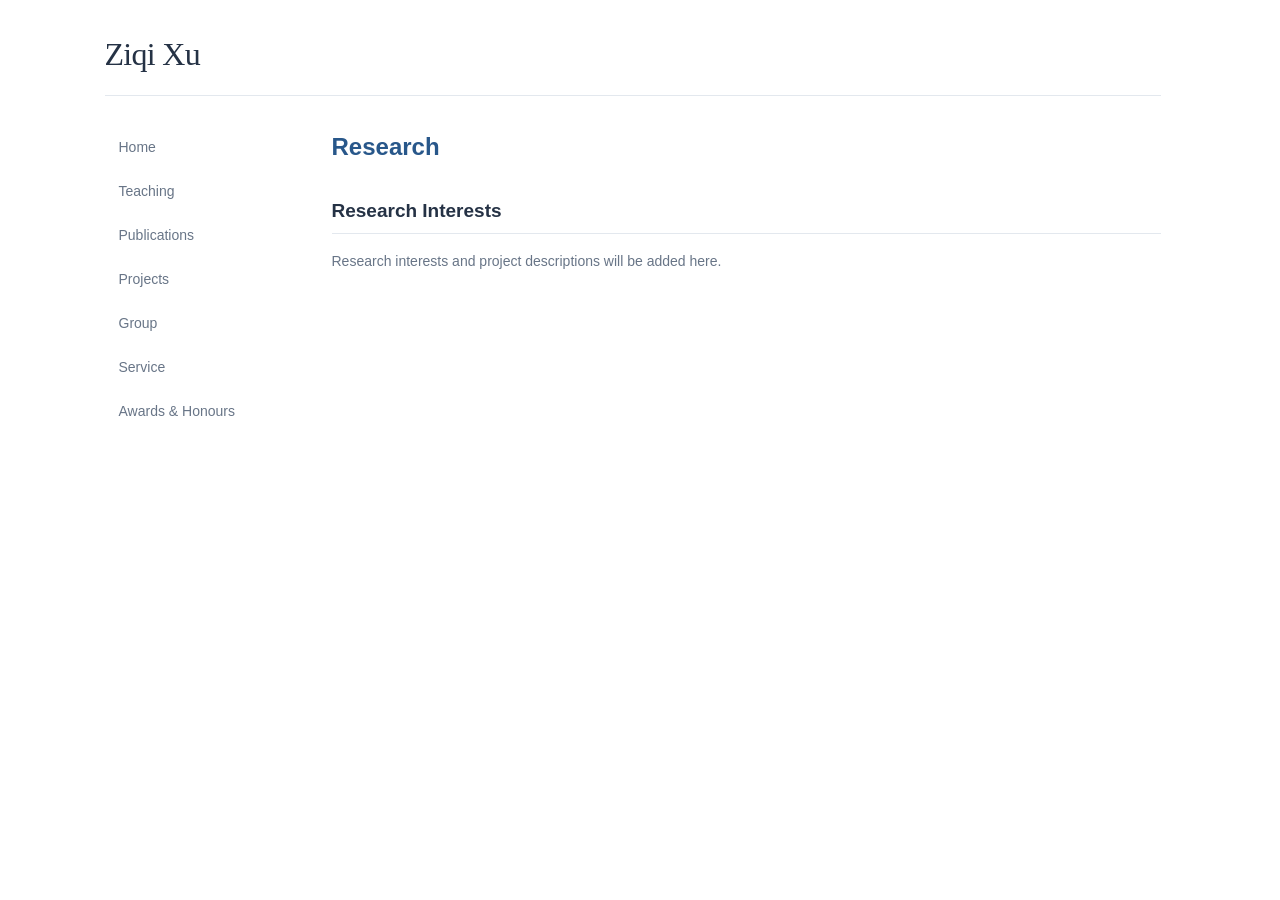
<file: research.html>
<!DOCTYPE html>
<html lang="en">
<head>
    <link rel="icon" type="image/png" href="icons/RMIT.png">
    <meta charset="utf-8">
    <meta name="viewport" content="width=device-width, initial-scale=1">
    <link rel="stylesheet" href="style.css?v=20261007-3">
    <title>Ziqi Xu — Research</title>
</head>
<body>
<header class="site-header"><h1>Ziqi Xu</h1><hr></header>
<div class="site-layout">
<nav id="layout-menu" aria-label="Main navigation">
    <div class="menu-item"><a href="index.html">Home</a></div>
    <div class="menu-item"><a href="teaching.html">Teaching</a></div>
    <div class="menu-item"><a href="publications.html">Publications</a></div>
    <div class="menu-item"><a href="projects.html">Projects</a></div>
    <div class="menu-item"><a href="groups.html">Group</a></div>
    <div class="menu-item"><a href="service.html">Service</a></div>
    <div class="menu-item"><a href="award.html">Awards & Honours</a></div>
</nav>
<main id="layout-content">
<h1>Research</h1>
<section>
<h2>Research Interests</h2>
<p class="placeholder">Research interests and project descriptions will be added here.</p>
</section>
</main>
</div>
</body>
</html>
</file>
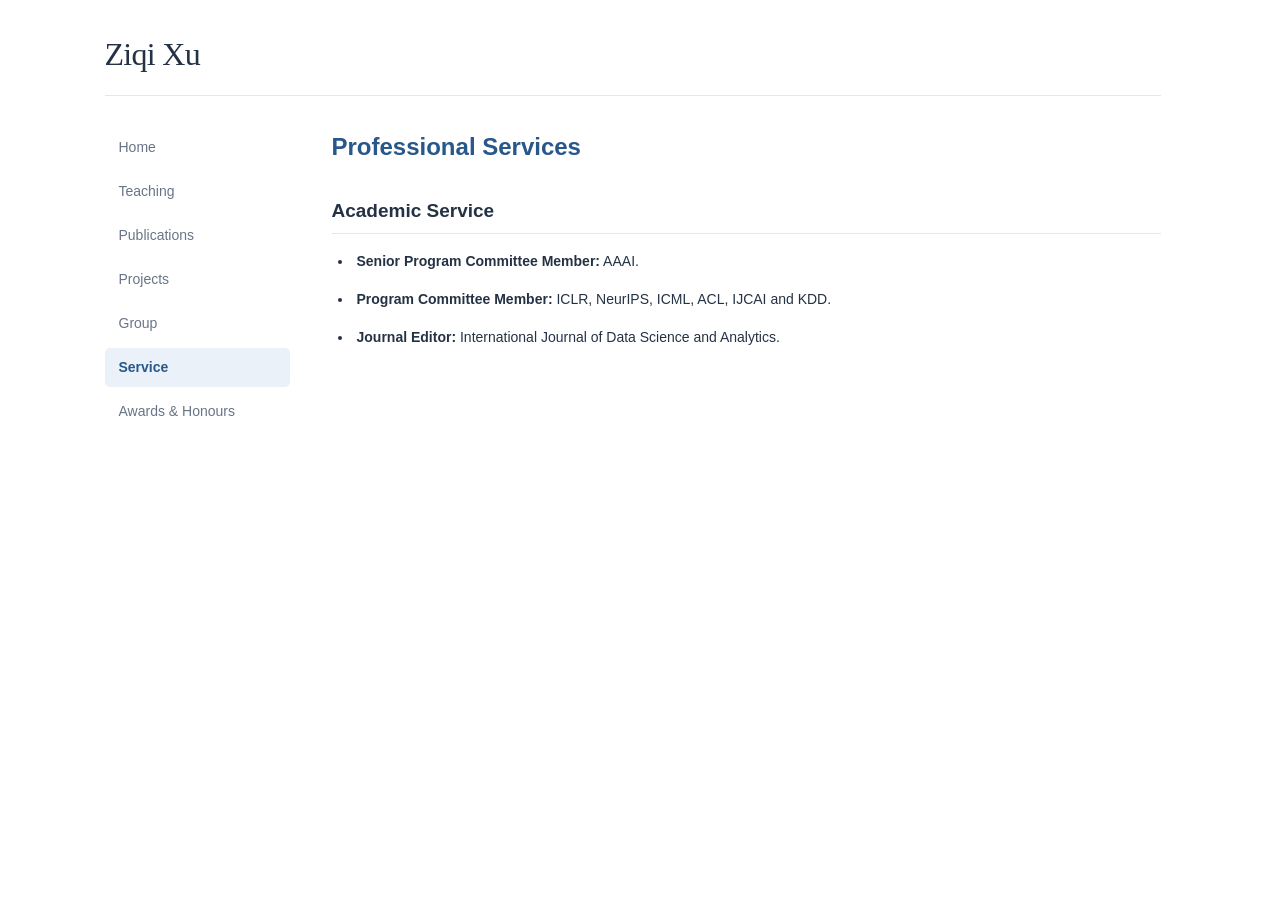
<file: service.html>
<!DOCTYPE html>
<html lang="en">
<head>
    <link rel="icon" type="image/png" href="icons/RMIT.png">
    <meta charset="utf-8">
    <meta name="viewport" content="width=device-width, initial-scale=1">
    <link rel="stylesheet" href="style.css?v=20261007-3">
    <title>Ziqi Xu — Professional Services</title>
</head>
<body>
<header class="site-header"><h1>Ziqi Xu</h1><hr></header>
<div class="site-layout">
<nav id="layout-menu" aria-label="Main navigation">
    <div class="menu-item"><a href="index.html">Home</a></div>
    <div class="menu-item"><a href="teaching.html">Teaching</a></div>
    <div class="menu-item"><a href="publications.html">Publications</a></div>
    <div class="menu-item"><a href="projects.html">Projects</a></div>
    <div class="menu-item"><a href="groups.html">Group</a></div>
    <div class="menu-item"><a href="service.html" class="current" aria-current="page">Service</a></div>
    <div class="menu-item"><a href="award.html">Awards & Honours</a></div>
</nav>
<main id="layout-content">
<h1>Professional Services</h1>
<section>
<h2>Academic Service</h2>
<ul>
<li><p><b>Senior Program Committee Member:</b> AAAI.</p></li>
<li><p><b>Program Committee Member:</b> ICLR, NeurIPS, ICML, ACL, IJCAI and KDD.</p></li>
<li><p><b>Journal Editor:</b> International Journal of Data Science and Analytics.</p></li>
</ul>
</section>
</main>
</div>
</body>
</html>
</file>
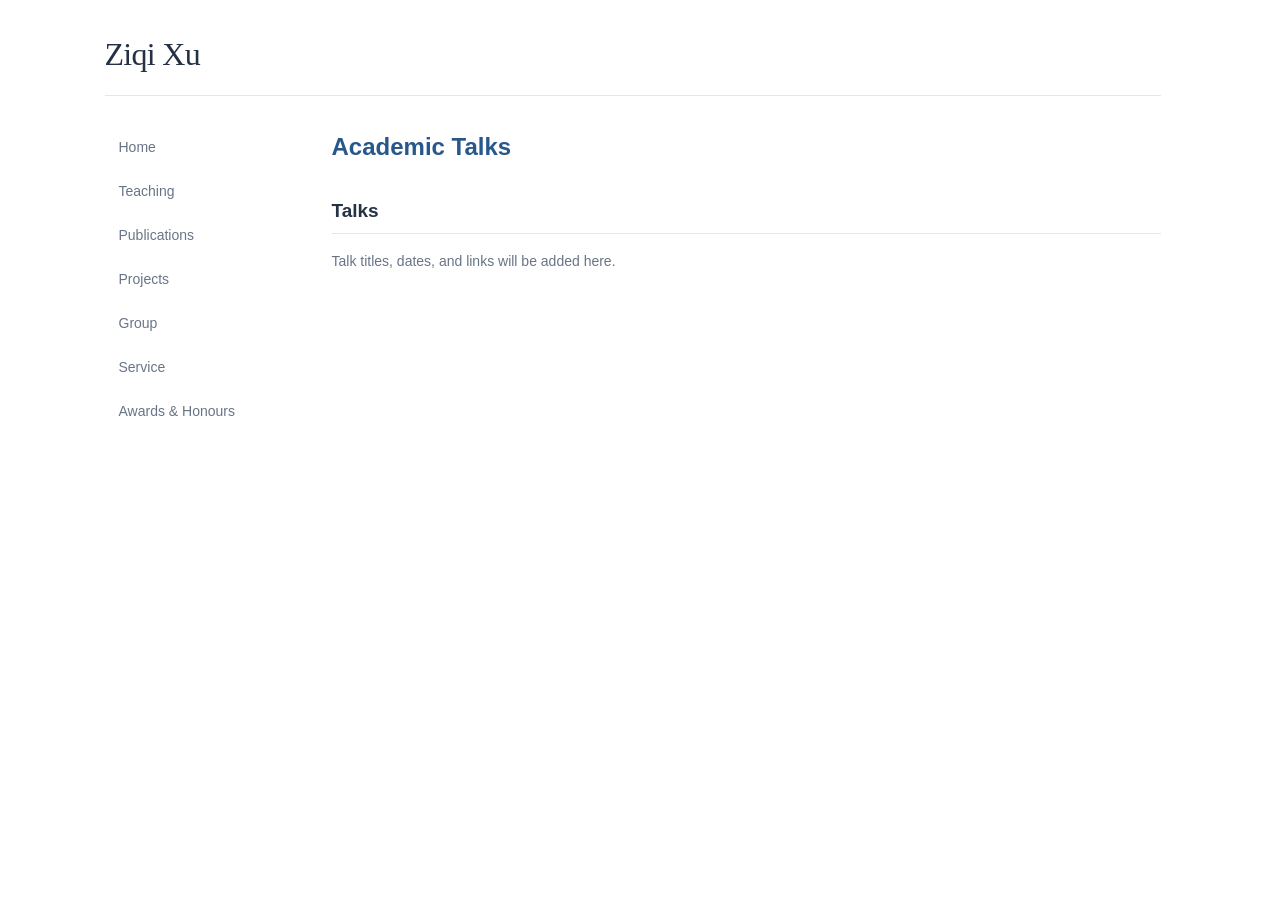
<file: talks.html>
<!DOCTYPE html>
<html lang="en">
<head>
    <link rel="icon" type="image/png" href="icons/RMIT.png">
    <meta charset="utf-8">
    <meta name="viewport" content="width=device-width, initial-scale=1">
    <link rel="stylesheet" href="style.css?v=20261007-3">
    <title>Ziqi Xu — Academic Talks</title>
</head>
<body>
<header class="site-header"><h1>Ziqi Xu</h1><hr></header>
<div class="site-layout">
<nav id="layout-menu" aria-label="Main navigation">
    <div class="menu-item"><a href="index.html">Home</a></div>
    <div class="menu-item"><a href="teaching.html">Teaching</a></div>
    <div class="menu-item"><a href="publications.html">Publications</a></div>
    <div class="menu-item"><a href="projects.html">Projects</a></div>
    <div class="menu-item"><a href="groups.html">Group</a></div>
    <div class="menu-item"><a href="service.html">Service</a></div>
    <div class="menu-item"><a href="award.html">Awards & Honours</a></div>
</nav>
<main id="layout-content">
<h1>Academic Talks</h1>
<section>
<h2>Talks</h2>
<p class="placeholder">Talk titles, dates, and links will be added here.</p>
</section>
</main>
</div>
</body>
</html>
</file>
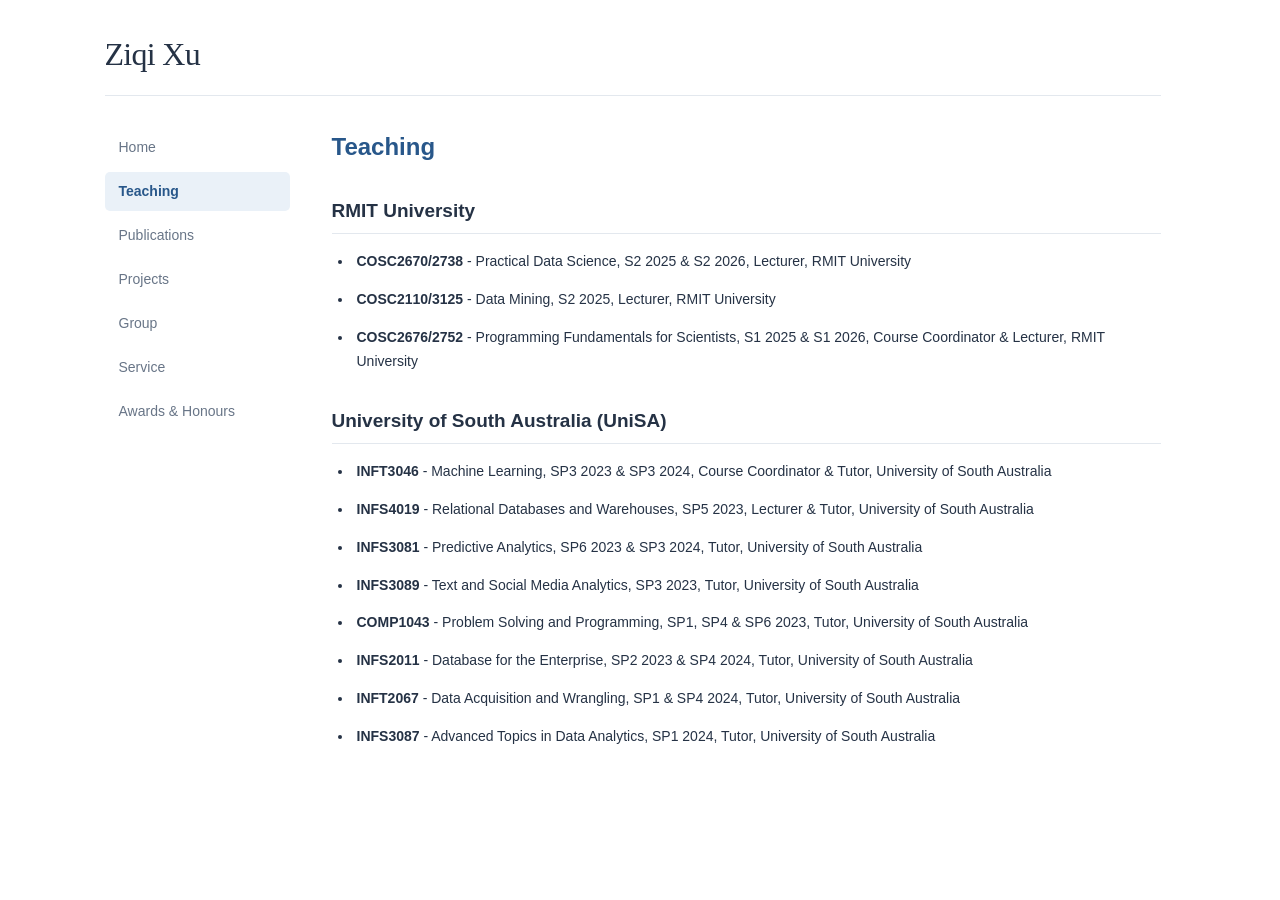
<file: teaching.html>
<!DOCTYPE html>
<html lang="en">
<head>
    <link rel="icon" type="image/png" href="icons/RMIT.png">
    <meta charset="utf-8">
    <meta name="viewport" content="width=device-width, initial-scale=1">
    <link rel="stylesheet" href="style.css?v=20261007-3">
    <title>Ziqi Xu — Teaching</title>
</head>
<body>
<header class="site-header"><h1>Ziqi Xu</h1><hr></header>
<div class="site-layout">
<nav id="layout-menu" aria-label="Main navigation">
    <div class="menu-item"><a href="index.html">Home</a></div>
    <div class="menu-item"><a href="teaching.html" class="current" aria-current="page">Teaching</a></div>
    <div class="menu-item"><a href="publications.html">Publications</a></div>
    <div class="menu-item"><a href="projects.html">Projects</a></div>
    <div class="menu-item"><a href="groups.html">Group</a></div>
    <div class="menu-item"><a href="service.html">Service</a></div>
    <div class="menu-item"><a href="award.html">Awards & Honours</a></div>
</nav>
<main id="layout-content">
<h1>Teaching</h1>
<section aria-labelledby="rmit-teaching">
<h2 id="rmit-teaching">RMIT University</h2>
<ul>
<li><p><b>COSC2670/2738</b> - Practical Data Science, S2 2025 &amp; S2 2026, Lecturer, RMIT University</p></li>

<li><p><b>COSC2110/3125</b> - Data Mining, S2 2025, Lecturer, RMIT University</p></li>

<li><p><b>COSC2676/2752</b> - Programming Fundamentals for Scientists, S1 2025 & S1 2026, Course Coordinator & Lecturer, RMIT University</p></li>

</ul>
</section>
<section aria-labelledby="unisa-teaching">
<h2 id="unisa-teaching">University of South Australia (UniSA)</h2>
<ul>
<li><p><b>INFT3046</b> - Machine Learning, SP3 2023 & SP3 2024, Course Coordinator & Tutor, University of South Australia</p></li>

<li><p><b>INFS4019</b> - Relational Databases and Warehouses, SP5 2023, Lecturer & Tutor, University of South Australia</p></li>

<li><p><b>INFS3081</b> - Predictive Analytics, SP6 2023 & SP3 2024, Tutor, University of South Australia</p></li>

<li><p><b>INFS3089</b> - Text and Social Media Analytics, SP3 2023, Tutor, University of South Australia</p></li>

<li><p><b>COMP1043</b> - Problem Solving and Programming, SP1, SP4 & SP6 2023, Tutor, University of South Australia</p></li>

<li><p><b>INFS2011</b> - Database for the Enterprise, SP2 2023 & SP4 2024, Tutor, University of South Australia</p></li>

<li><p><b>INFT2067</b> - Data Acquisition and Wrangling, SP1 & SP4 2024, Tutor, University of South Australia</p></li>

<li><p><b>INFS3087</b> - Advanced Topics in Data Analytics, SP1 2024, Tutor, University of South Australia</p></li>

</ul>
</section>

</main>
</div>
</body>
</html>
</file>
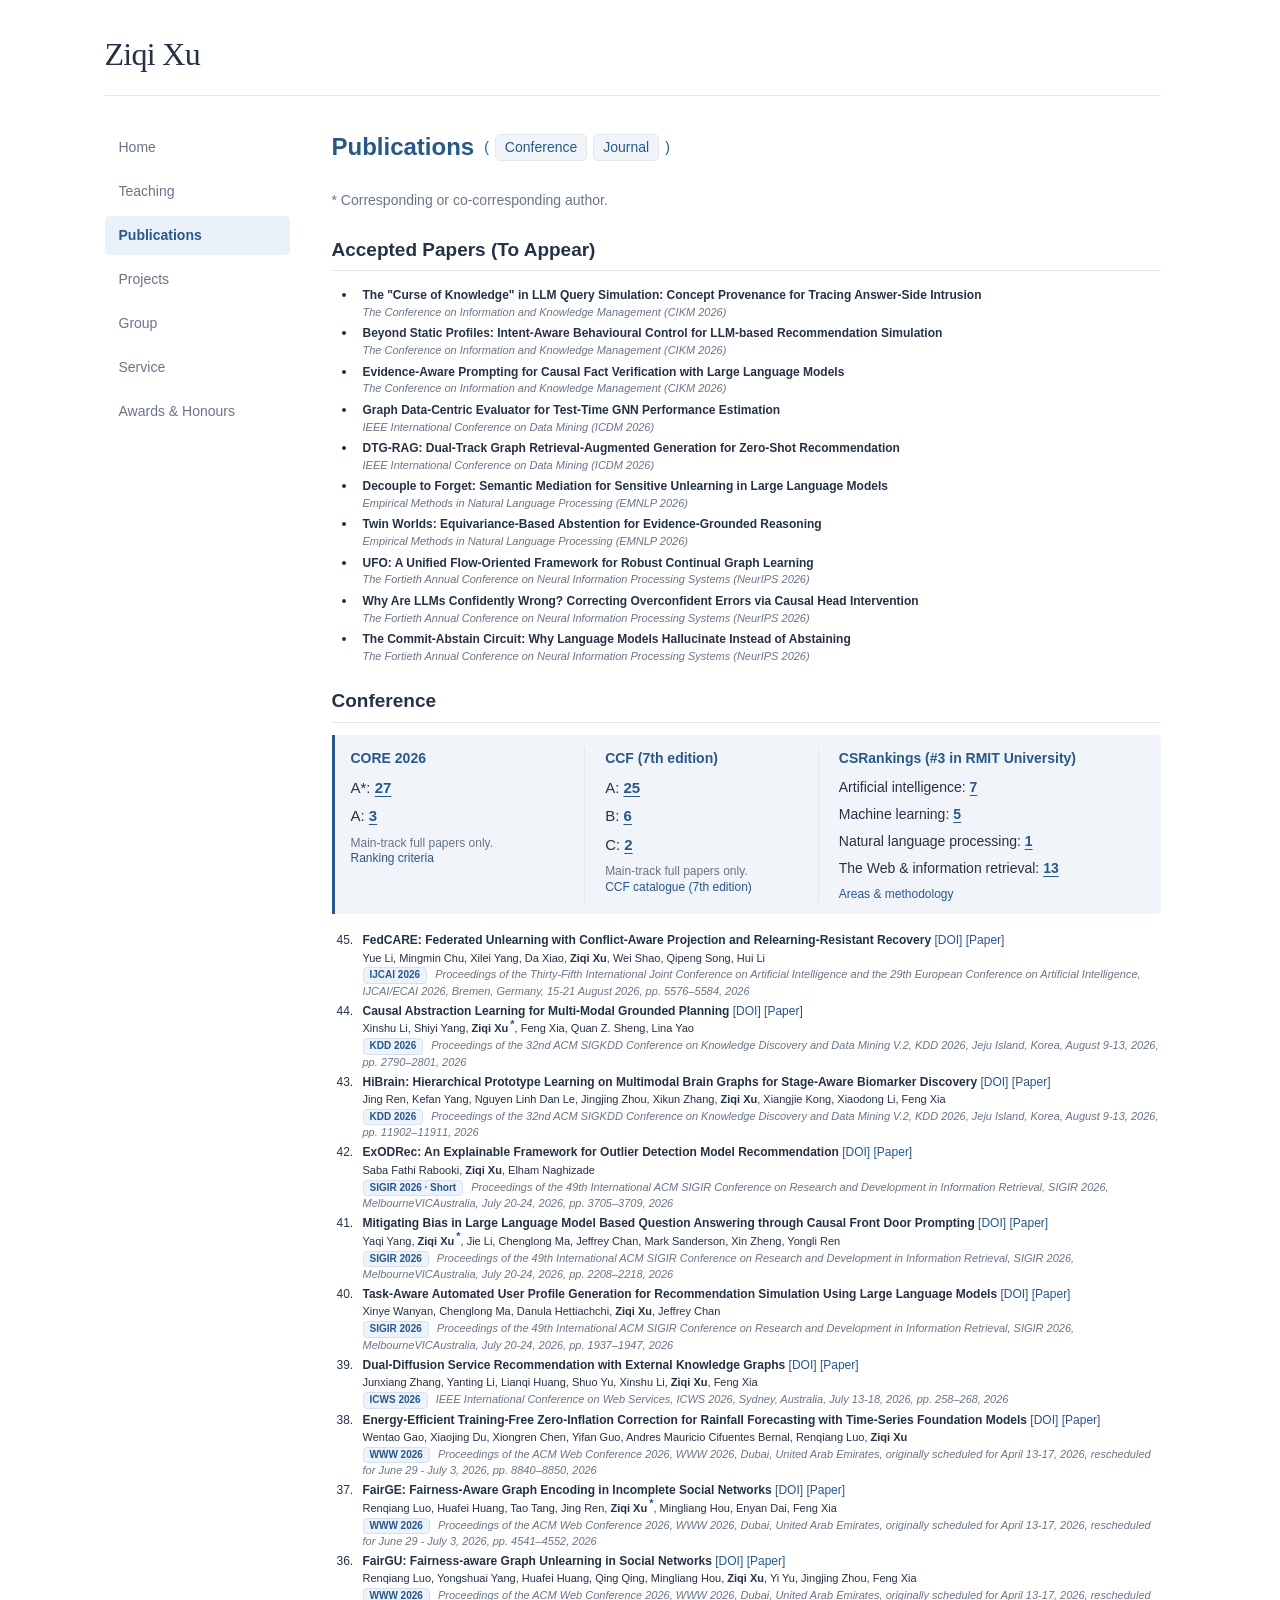
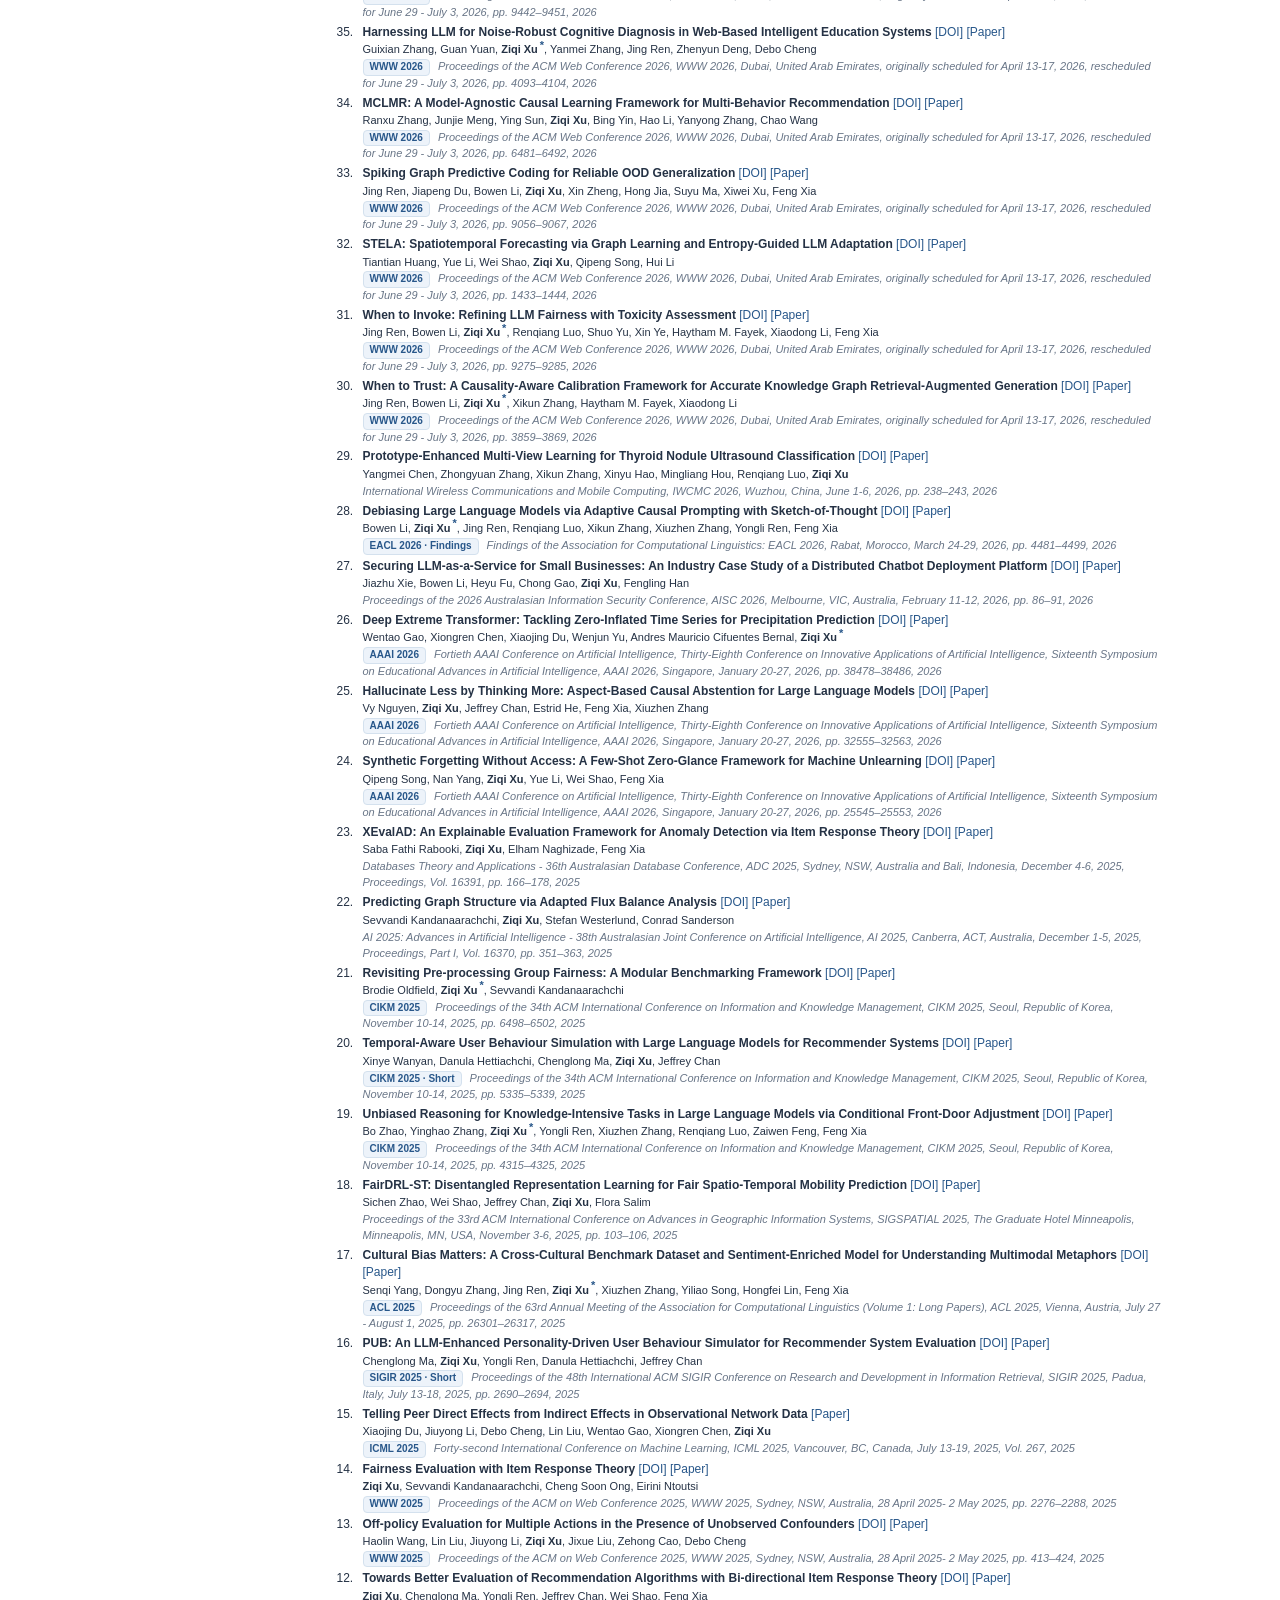
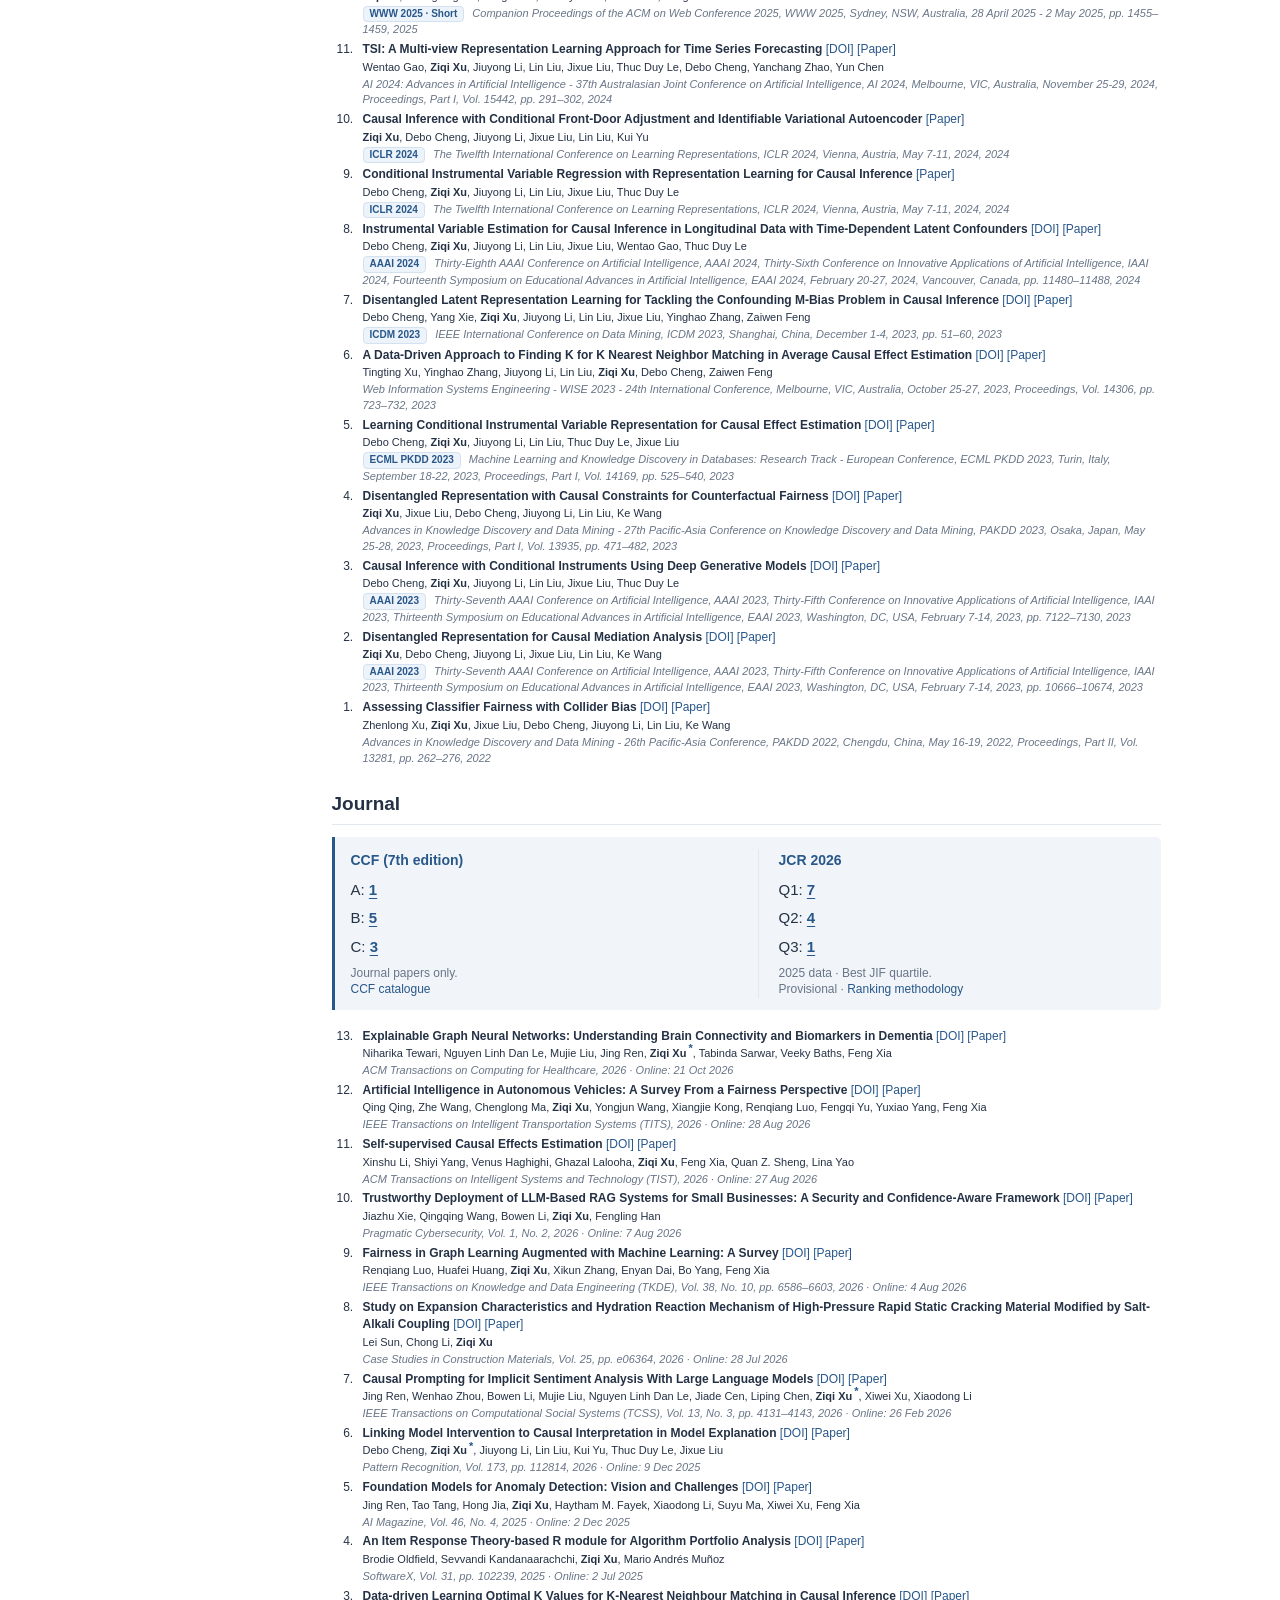
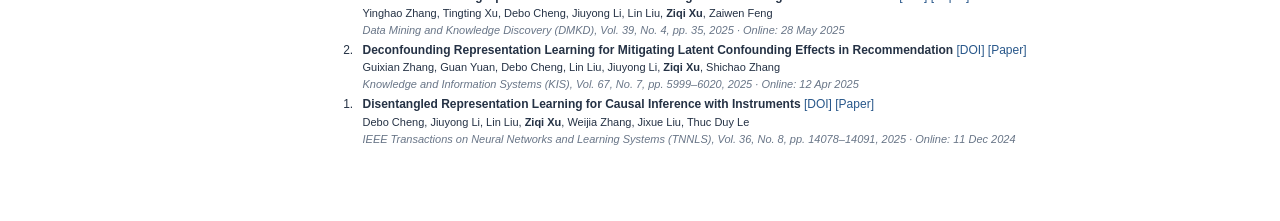
<file: years.html>
<!DOCTYPE html>
<html lang="en">
<head>
    <link rel="icon" type="image/png" href="icons/RMIT.png">
<meta charset="utf-8">
<meta name="viewport" content="width=device-width, initial-scale=1">
<meta http-equiv="refresh" content="0; url=publications.html">
<title>Ziqi Xu</title>
</head>
<body><p><a href="publications.html">Continue to publications</a></p></body>
</html>
</file>
<file: style.css>
:root {
    color-scheme: light;
    --ink: #253245;
    --muted: #687587;
    --accent: #28578a;
    --line: #e3e8ee;
    --soft: #f1f5f9;
}
* { box-sizing: border-box; }
html { scrollbar-gutter: stable; }
body {
    margin: 0;
    background: #fff;
    color: var(--ink);
    font-family: -apple-system, BlinkMacSystemFont, "Segoe UI", Arial, sans-serif;
    font-size: 14px;
    line-height: 1.7;
    -webkit-font-smoothing: antialiased;
}
a { color: var(--accent); text-decoration: none; }
a:hover { text-decoration: underline; text-underline-offset: 4px; }
a:focus-visible { outline: 2px solid var(--accent); outline-offset: 4px; }
.site-header { max-width: 1120px; margin: 0 auto; padding: 35px 32px 0; }
.site-header h1 {
    margin: 0 0 22px;
    color: var(--ink);
    font-family: Georgia, "Times New Roman", serif;
    font-size: 32px;
    font-weight: 500;
    letter-spacing: -0.7px;
    line-height: 1.2;
}
.site-header hr { margin: 0; border: 0; border-top: 1px solid var(--line); }
.site-layout {
    display: grid;
    grid-template-columns: 185px minmax(0, 1fr);
    gap: 42px;
    max-width: 1120px;
    min-height: 70vh;
    margin: 0 auto;
    padding: 32px 32px 72px;
}
#layout-menu { padding: 0; }
.menu-item { margin-bottom: 5px; }
#layout-menu a {
    display: block;
    padding: 9px 14px;
    border-radius: 5px;
    color: var(--muted);
    font-size: 14px;
    line-height: 1.5;
}
#layout-menu a:hover { background: var(--soft); color: var(--accent); text-decoration: none; }
#layout-menu a.current { background: #eaf1f8; color: var(--accent); font-weight: 600; }
#layout-content { min-width: 0; }
h1, h2, h3 { line-height: 1.35; }
#layout-content > h1 { margin: 3px 0 25px; color: var(--accent); font-size: 24px; font-weight: 600; }
h2 { margin: 34px 0 16px; padding-bottom: 10px; border-bottom: 1px solid var(--line); font-size: 19px; font-weight: 600; }
h3 { font-size: 17px; }
p { margin: 0 0 18px; }
.placeholder { color: var(--muted); }
ul, ol { margin: 0; padding-left: 21px; }
li { padding-left: 4px; margin-bottom: 14px; }
li p { margin-bottom: 0; }
.imgtable { width: 100%; border: 0; border-collapse: collapse; }
.imgtable td { padding: 0; border: 0; text-align: left; vertical-align: middle; }
.imgtable td:first-child { width: 208px; padding-right: 26px; }
/* Original portrait size: 200px high, with its natural 560:540 aspect ratio. */
.imgtable img { display: block; height: 200px; width: auto; max-width: none; }
.imgtable td:last-child { font-size: 14px; line-height: 1.8; }
.imgtable td:last-child p:last-child { margin-bottom: 0; }
.profile-name { font-size: 22px; font-weight: 600; margin-bottom: 9px; }
@media (max-width: 850px) {
    .site-layout { grid-template-columns: 160px minmax(0, 1fr); gap: 25px; }
    .imgtable, .imgtable tbody, .imgtable tr, .imgtable td { display: block; width: auto; }
    .imgtable td:first-child { width: auto; padding-right: 0; padding-bottom: 22px; }
}
@media (max-width: 640px) {
    .site-header { padding: 25px 20px 0; }
    .site-header h1 { font-size: 28px; margin-bottom: 18px; }
    .site-layout { display: block; padding: 20px 20px 48px; }
    #layout-menu { display: flex; flex-wrap: wrap; gap: 4px; padding-bottom: 20px; margin-bottom: 24px; border-bottom: 1px solid var(--line); }
    .menu-item { margin: 0; }
    #layout-menu a { padding: 7px 10px; font-size: 13px; }
    #layout-content > h1 { font-size: 22px; }
}
@media print {
    #layout-menu { display: none; }
    .site-layout { display: block; padding: 20px 0; }
    .site-header { padding: 0; }
}
</file>
<file: home.css>
.news-list { font-size: 14px; }
.news-list li { margin-bottom: 1px; }
.news-list .news-highlight::marker { content: "📌 "; }
.news-panel:not(.expanded) .news-list > li:nth-child(n + 6) { display: none; }
.news-toggle { display: inline-flex; align-items: center; gap: 5px; margin: 10px 0 0; padding: 2px 0; color: var(--accent); background: transparent; border: 0; font: inherit; font-size: 14px; font-weight: 600; cursor: pointer; }
.news-toggle:hover .news-toggle-label { text-decoration: underline; text-underline-offset: 3px; }
.news-toggle:focus-visible { outline: 2px solid var(--accent); outline-offset: 3px; }
.news-toggle-arrow { font-size: 12px; }
.news-toggle[aria-expanded="true"] .news-toggle-arrow { transform: rotate(90deg); }
.news-toggle[hidden] { display: none; }

.highlight-grid { display: grid; grid-template-columns: repeat(3, minmax(0, 1fr)); gap: 16px; }
.highlight-card { min-width: 0; border: 1px solid var(--line); border-radius: 14px; overflow: hidden; display: flex; flex-direction: column; }
.highlight-card[hidden] { display: none; }
.highlight-image { position: relative; background: #f4f7fb; padding: 12px; border-bottom: 1px solid var(--line); display: flex; align-items: center; justify-content: center; }
.highlight-image img { width: 100%; height: 160px; display: block; object-fit: contain; }
.highlight-image > span { position: absolute; bottom: 3px; right: 9px; font-size: 9px; color: var(--muted); }
.highlight-card-body { padding: 13px 15px 16px; display: flex; flex-direction: column; flex: 1; }
.highlight-venue { color: var(--accent); font-size: 11px; font-weight: 600; letter-spacing: .2px; line-height: 1.25; }
.highlight-status { display: inline-block; margin-top: 4px; padding: 2px 7px; border-radius: 10px; background: #fff3e2; color: #9a570d; font-size: 10px; font-weight: 600; line-height: 1.25; }
.highlight-card h3 { margin: 7px 0 10px; font-size: 13px; line-height: 1.25; }
.highlight-card h3 a { color: var(--ink); }
.highlight-card p { margin: 0 0 12px; color: var(--muted); font-size: 13px; line-height: 1.25; }
.highlight-paper-link { margin-top: auto; align-self: flex-start; font-size: 11px; }
@media (min-width: 641px) and (max-width: 1000px) {
    .highlight-grid { grid-template-columns: repeat(2, minmax(0, 1fr)); }
}
@media (max-width: 640px) {
    .highlight-grid { grid-template-columns: minmax(0, 1fr); }
    .highlight-card { grid-template-columns: minmax(0, 1fr); }
    .highlight-image { border-right: 0; border-bottom: 1px solid var(--line); }
}

.visitor-card { border: 1px solid var(--line); border-radius: 6px; padding: 18px 20px 14px; }
.visitor-card-header { display: flex; align-items: center; justify-content: space-between; gap: 10px; font-size: 14px; font-weight: 600; }
.visitor-preview { color: var(--muted); font-size: 11px; font-weight: 400; background: var(--soft); border-radius: 4px; padding: 2px 7px; }
.visitor-metrics { display: flex; gap: 36px; margin: 15px 0 18px; }
.visitor-metrics > div { display: flex; flex-direction: column; }
.visitor-metrics strong { color: var(--accent); font-size: 24px; line-height: 1.3; }
.visitor-metrics span { color: var(--muted); font-size: 12px; }
.visitor-chart-layout { display: grid; grid-template-columns: minmax(0, 1fr) 150px; align-items: center; gap: 24px; }
.visitor-map { position: relative; min-width: 0; }
.visitor-map > img { display: block; width: 100%; height: auto; }
.visitor-points { position: absolute; top: 0; left: 0; width: 100%; height: auto; }
.visitor-points circle { fill: var(--accent); fill-opacity: .7; stroke: white; stroke-width: 2; cursor: help; }
.visitor-points circle:hover { fill-opacity: 1; stroke-width: 3; }
.visitor-map-note { margin: 8px 0 0; color: var(--muted); font-size: 11px; }
.visitor-map-dot { display: inline-block; width: 6px; height: 6px; border-radius: 50%; background: var(--accent); margin-right: 4px; }
.visitor-countries { list-style: none; padding: 0; margin: 0; }
.visitor-countries li { display: grid; grid-template-columns: 1fr auto; gap: 4px 8px; padding: 0; margin: 0 0 8px; font-size: 12px; line-height: 1.4; }
.visitor-countries b { font-weight: 500; color: var(--accent); }
.visitor-countries i { grid-column: 1 / -1; height: 3px; background: linear-gradient(to right, #6289b0 var(--share), var(--soft) var(--share)); border-radius: 2px; }
.visitor-disclaimer { margin: 14px 0 0; font-size: 11px; color: var(--muted); }
.visitor-section { margin-top: 28px; }
.visitor-section h2 { margin: 0 0 10px; padding-bottom: 7px; font-size: 14px; }
.visitor-section .visitor-card { padding: 10px; }
.visitor-section .visitor-card-header { flex-direction: column; align-items: flex-start; gap: 3px; font-size: 12px; }
.visitor-section .visitor-preview { font-size: 10px; padding: 0; background: transparent; }
.visitor-section .visitor-metrics { gap: 7px; justify-content: space-between; margin: 10px 0 12px; }
.visitor-section .visitor-metrics strong { font-size: 17px; }
.visitor-section .visitor-metrics span { font-size: 9px; line-height: 1.4; }
.visitor-section .visitor-chart-layout { grid-template-columns: minmax(0, 1fr); gap: 10px; }
.visitor-section .visitor-countries { display: block; }
.visitor-section .visitor-countries li { font-size: 10px; margin-bottom: 6px; }
.visitor-section .visitor-map-note { font-size: 9px; line-height: 1.4; }
.visitor-section .visitor-disclaimer { font-size: 9px; line-height: 1.4; margin-top: 10px; }
.visitor-live-card .visitor-card-header { margin-bottom: 10px; }
.visitor-widget-host { min-width: 0; }
.visitor-widget-fallback img { display: block; width: 100%; height: auto; }
.visitor-widget-fallback p { font-size: 10px; line-height: 1.4; color: var(--muted); margin: 8px 0; }
.visitor-widget-host:has(#mapmyvisitors-widget) .visitor-widget-fallback { display: none; }
#layout-menu .visitor-stats-link { display: inline-block; margin-top: 8px; padding: 0; border-radius: 0; font-size: 10px; line-height: 1.4; color: var(--accent); }
#layout-menu .visitor-stats-link:hover { background: transparent; text-decoration: underline; }
#layout-menu #mapmyvisitors-widget { padding: 0; max-width: 100%; min-height: 0; font-family: inherit; border-radius: 0; }
#visitor-widget-host .mapmyvisitors-map-container { background-color: white !important; }
#visitor-widget-host .mapmyvisitors-visitors { font-family: inherit !important; color: var(--accent) !important; font-size: 13px !important; font-weight: 600; text-align: left !important; }
#visitor-widget-host .mapmyvisitors-date { font-family: inherit !important; color: var(--muted) !important; font-size: 9px !important; text-align: left !important; margin: 3px 0 8px; }
#visitor-widget-host .jvectormap-marker { fill: #6289b0 !important; stroke: white !important; }
@media (max-width: 640px) {
    #layout-menu .visitor-section { flex-basis: 100%; max-width: 280px; margin-top: 16px; }
    .visitor-card { padding: 14px; }
    .visitor-card-header { flex-wrap: wrap; }
    .visitor-metrics { gap: 20px; }
    .visitor-metrics strong { font-size: 21px; }
    .visitor-chart-layout { grid-template-columns: minmax(0, 1fr); gap: 14px; }
    .visitor-countries { display: grid; grid-template-columns: 1fr 1fr; gap: 0 20px; }
}
</file>
<file: projects.css>
.funding-summary { margin: 0 0 16px; padding: 12px 16px; background: var(--soft); border-left: 3px solid var(--accent); border-radius: 0 5px 5px 0; }
.funding-summary-label { color: var(--accent); font-size: 14px; font-weight: 600; margin-bottom: 6px; }
.funding-summary-total { color: var(--accent); margin-bottom: 6px; }
.funding-summary-category { font-size: 15px; line-height: 1.5; margin-top: 4px; }
</file>
<file: publications.css>
/* Styles apply only to the publication lists. The shared template is unchanged. */
.publication-note { color: var(--muted); font-size: 14px; }
.publication-list { padding-left: 25px; }
.publication-list li { margin-bottom: 1px; padding-left: 6px; }
.publication-list p { margin-bottom: 1px; line-height: 1.45; }
.publication-title { font-weight: 600; font-size: 12px; }
.publication-authors { font-size: 11px; }
.publication-link { font-size: 12px; font-weight: 400; white-space: nowrap; }
ol.publication-list li::marker { font-size: 12px; }
.publication-venue { color: var(--muted); font-size: 11px; font-style: italic; }
.publication-venue-tag { display: inline-block; vertical-align: baseline; margin-right: 5px; padding: 1px 6px; border: 1px solid #d4e1ee; border-radius: 4px; background: #edf3fa; color: var(--accent); font-size: 10px; font-style: normal; font-weight: 600; line-height: 1.25; white-space: nowrap; }
.publication-authors sup { margin-left: 2px; color: var(--accent); font-size: 11px; line-height: 0; }
.publication-demo { display: inline-block; color: var(--muted); font-size: 12px; }

#layout-content > section[aria-labelledby] h2 { margin-top: 24px; margin-bottom: 12px; padding-bottom: 8px; }
.publication-note { margin-bottom: 12px; }

#conference-metrics, #journal-metrics { margin: 0 0 16px; padding: 12px 16px; background: var(--soft); border-left: 3px solid var(--accent); border-radius: 0 5px 5px 0; }
.journal-ranking-grid { display: grid; grid-template-columns: repeat(2, minmax(0, 1fr)); gap: 20px; }
.journal-ranking-grid > div { min-width: 0; }
.journal-ranking-grid > div + div { padding-left: 20px; border-left: 1px solid var(--line); }
@media (max-width: 640px) {
    .journal-ranking-grid { grid-template-columns: minmax(0, 1fr); gap: 12px; }
    .journal-ranking-grid > div + div { padding-left: 0; border-left: 0; padding-top: 12px; border-top: 1px solid var(--line); }
}
.conference-metrics-row { display: flex; flex-direction: column; align-items: flex-start; gap: 6px; }
.conference-metrics-label { color: var(--accent); font-size: 14px; font-weight: 600; }
.conference-metric { color: var(--ink); font-size: 15px; line-height: 1.5; }
.conference-metric-total { color: var(--accent); }
.conference-metric-breakdown { color: var(--ink); font-size: 14px; }
.conference-metrics-note { margin: 8px 0 0; color: var(--muted); font-size: 12px; line-height: 1.3; }

.conference-ranking-grid { display: grid; grid-template-columns: minmax(0, 0.85fr) minmax(0, 0.85fr) minmax(0, 1.3fr); gap: 20px; }
.conference-ranking-grid > div { min-width: 0; }
.ccf-metrics, .csrankings-metrics { padding-left: 20px; border-left: 1px solid var(--line); }
.conference-metric { max-width: 100%; overflow-wrap: anywhere; }
@media (max-width: 760px) {
    .conference-ranking-grid { grid-template-columns: minmax(0, 1fr); gap: 12px; }
    .ccf-metrics, .csrankings-metrics { padding-left: 0; border-left: 0; padding-top: 12px; border-top: 1px solid var(--line); }
}

.conference-metric-toggle { padding: 0; border: 0; background: transparent; font: inherit; font-weight: 700; cursor: pointer; text-decoration: underline; text-underline-offset: 3px; }
.conference-metric-toggle:hover { color: var(--ink); }
.conference-metric-toggle:focus-visible { outline: 2px solid var(--accent); outline-offset: 3px; border-radius: 2px; }
.conference-metric-breakdown[hidden] { display: none; }

.csrankings-area .conference-metric { display: block; font-size: 14px; }

.publication-heading { display: flex; align-items: center; flex-wrap: wrap; gap: 10px; }
.publication-tags { display: inline-flex; align-items: center; flex-wrap: wrap; gap: 6px; font-size: 14px; font-weight: 500; }
.publication-tags a { padding: 3px 9px; background: var(--soft); border: 1px solid var(--line); border-radius: 5px; text-decoration: none; }
.publication-tags a:hover, .publication-tags a:focus-visible { background: var(--accent); color: white; }
#accepted-heading, #conference-heading, #journal-heading { scroll-margin-top: 20px; }

.accepted-publications .publication-title,
.accepted-publications .publication-venue { line-height: 1.4; }
</file>
